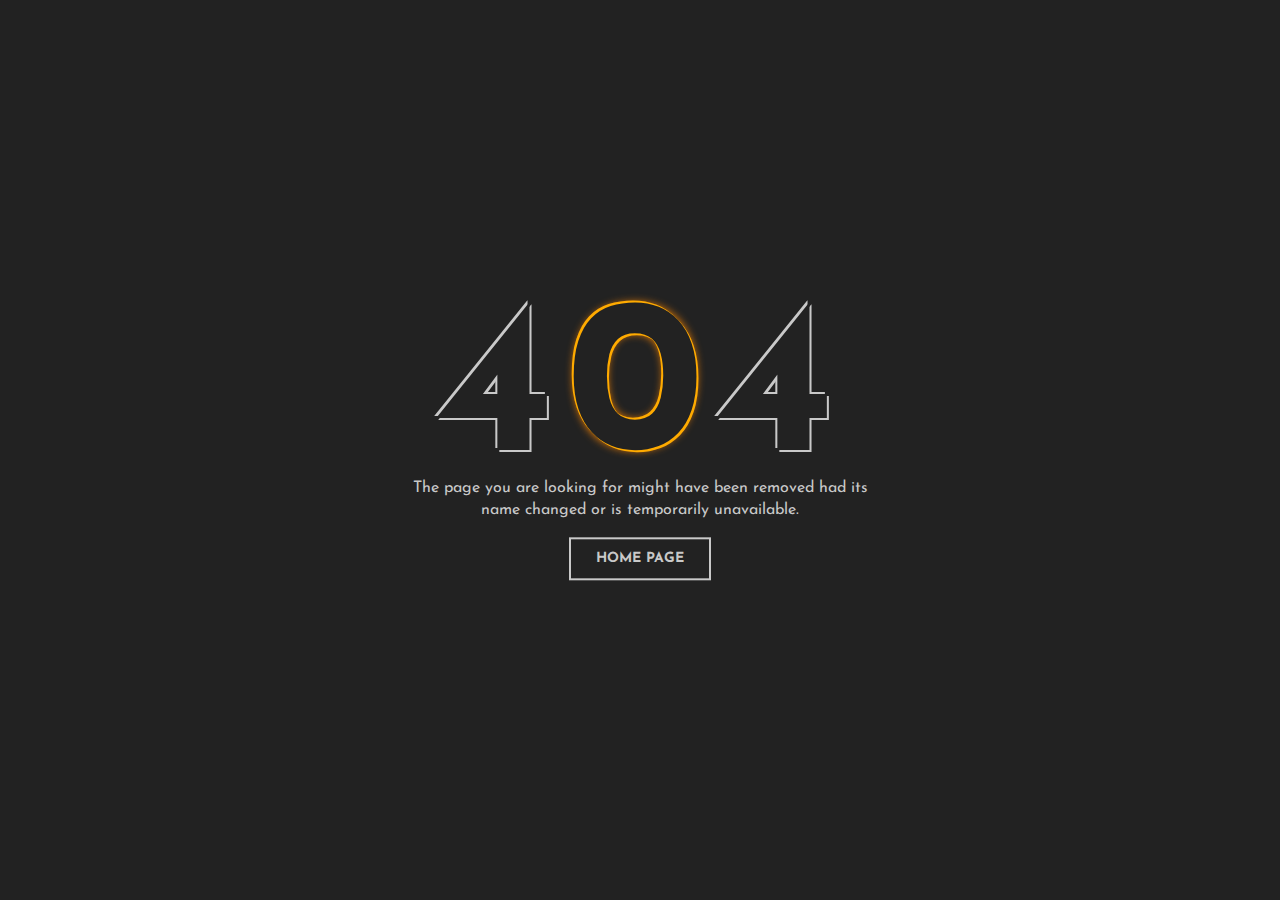
<file: error/index.html>
<!DOCTYPE html>
<html lang="en">

<head>
	<meta charset="utf-8">
	<meta http-equiv="X-UA-Compatible" content="IE=edge">
	<meta name="viewport" content="width=device-width, initial-scale=1">
	<!-- The above 3 meta tags *must* come first in the head; any other head content must come *after* these tags -->

	<title>404 HTML Template by Colorlib</title>

	<!-- Google font -->
	<link href="https://fonts.googleapis.com/css?family=Josefin+Sans:400,700" rel="stylesheet"> 

	<!-- Custom stlylesheet -->
	<link type="text/css" rel="stylesheet" href="css/style.css" />

	<!-- HTML5 shim and Respond.js for IE8 support of HTML5 elements and media queries -->
	<!-- WARNING: Respond.js doesn't work if you view the page via file:// -->
	<!--[if lt IE 9]>
		  <script src="https://oss.maxcdn.com/html5shiv/3.7.3/html5shiv.min.js"></script>
		  <script src="https://oss.maxcdn.com/respond/1.4.2/respond.min.js"></script>
		<![endif]-->

</head>

<body>

	<div id="notfound">
		<div class="notfound">
			<div class="notfound-404">
				<h1>4<span>0</span>4</h1>
			</div>
			<p>The page you are looking for might have been removed had its name changed or is temporarily unavailable.</p>
			<a href="#">home page</a>
		</div>
	</div>

</body><!-- This templates was made by Colorlib (https://colorlib.com) -->

</html>
</file>
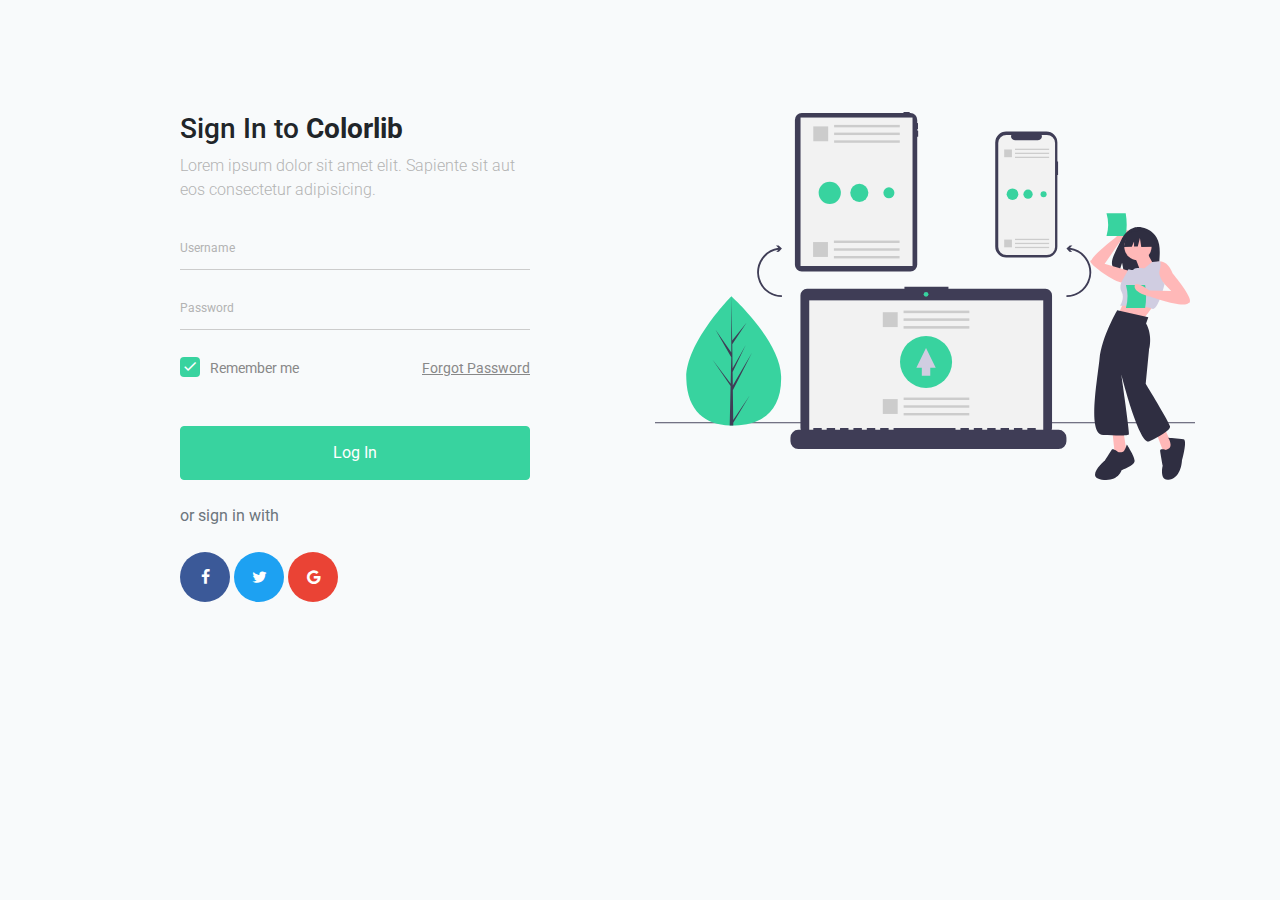
<file: login-form-08/index.html>
<!doctype html>
<html lang="en">
  <head>
    <!-- Required meta tags -->
    <meta charset="utf-8">
    <meta name="viewport" content="width=device-width, initial-scale=1, shrink-to-fit=no">
    <link href="https://fonts.googleapis.com/css?family=Roboto:300,400&display=swap" rel="stylesheet">

    <link rel="stylesheet" href="fonts/icomoon/style.css">

    <link rel="stylesheet" href="css/owl.carousel.min.css">

    <!-- Bootstrap CSS -->
    <link rel="stylesheet" href="css/bootstrap.min.css">
    
    <!-- Style -->
    <link rel="stylesheet" href="css/style.css">

    <title>Login #8</title>
  </head>
  <body>
  
  <div class="content">
    <div class="container">
      <div class="row">
        <div class="col-md-6 order-md-2">
          <img src="images/undraw_file_sync_ot38.svg" alt="Image" class="img-fluid">
        </div>
        <div class="col-md-6 contents">
          <div class="row justify-content-center">
            <div class="col-md-8">
              <div class="mb-4">
              <h3>Sign In to <strong>Colorlib</strong></h3>
              <p class="mb-4">Lorem ipsum dolor sit amet elit. Sapiente sit aut eos consectetur adipisicing.</p>
            </div>
            <form action="#" method="post">
              <div class="form-group first">
                <label for="username">Username</label>
                <input type="text" class="form-control" id="username">

              </div>
              <div class="form-group last mb-4">
                <label for="password">Password</label>
                <input type="password" class="form-control" id="password">
                
              </div>
              
              <div class="d-flex mb-5 align-items-center">
                <label class="control control--checkbox mb-0"><span class="caption">Remember me</span>
                  <input type="checkbox" checked="checked"/>
                  <div class="control__indicator"></div>
                </label>
                <span class="ml-auto"><a href="#" class="forgot-pass">Forgot Password</a></span> 
              </div>

              <input type="submit" value="Log In" class="btn text-white btn-block btn-primary">

              <span class="d-block text-left my-4 text-muted"> or sign in with</span>
              
              <div class="social-login">
                <a href="#" class="facebook">
                  <span class="icon-facebook mr-3"></span> 
                </a>
                <a href="#" class="twitter">
                  <span class="icon-twitter mr-3"></span> 
                </a>
                <a href="#" class="google">
                  <span class="icon-google mr-3"></span> 
                </a>
              </div>
            </form>
            </div>
          </div>
          
        </div>
        
      </div>
    </div>
  </div>

  
    <script src="js/jquery-3.3.1.min.js"></script>
    <script src="js/popper.min.js"></script>
    <script src="js/bootstrap.min.js"></script>
    <script src="js/main.js"></script>
  </body>
</html>
</file>
<file: error/css/style.css>
* {
  -webkit-box-sizing: border-box;
          box-sizing: border-box;
}

body {
  padding: 0;
  margin: 0;
}

#notfound {
  position: relative;
  height: 100vh;
  background-color: #222;
}

#notfound .notfound {
  position: absolute;
  left: 50%;
  top: 50%;
  -webkit-transform: translate(-50%, -50%);
      -ms-transform: translate(-50%, -50%);
          transform: translate(-50%, -50%);
}

.notfound {
  max-width: 460px;
  width: 100%;
  text-align: center;
  line-height: 1.4;
}

.notfound .notfound-404 {
  height: 158px;
  line-height: 153px;
}

.notfound .notfound-404 h1 {
  font-family: 'Josefin Sans', sans-serif;
  color: #222;
  font-size: 220px;
  letter-spacing: 10px;
  margin: 0px;
  font-weight: 700;
  text-shadow: 2px 2px 0px #c9c9c9, -2px -2px 0px #c9c9c9;
}

.notfound .notfound-404 h1>span {
  text-shadow: 2px 2px 0px #ffab00, -2px -2px 0px #ffab00, 0px 0px 8px #ff8700;
}

.notfound p {
  font-family: 'Josefin Sans', sans-serif;
  color: #c9c9c9;
  font-size: 16px;
  font-weight: 400;
  margin-top: 0px;
  margin-bottom: 15px;
}

.notfound a {
  font-family: 'Josefin Sans', sans-serif;
  font-size: 14px;
  text-decoration: none;
  text-transform: uppercase;
  background: transparent;
  color: #c9c9c9;
  border: 2px solid #c9c9c9;
  display: inline-block;
  padding: 10px 25px;
  font-weight: 700;
  -webkit-transition: 0.2s all;
  transition: 0.2s all;
}

.notfound a:hover {
  color: #ffab00;
  border-color: #ffab00;
}

@media only screen and (max-width: 480px) {
  .notfound .notfound-404 {
    height: 122px;
    line-height: 122px;
  }

  .notfound .notfound-404 h1 {
      font-size: 122px;
  }
}
</file>
<file: login-form-08/fonts/icomoon/style.css>
@font-face {
  font-family: 'icomoon';
  src:  url('fonts/icomoon.eot?10si43');
  src:  url('fonts/icomoon.eot?10si43#iefix') format('embedded-opentype'),
    url('fonts/icomoon.ttf?10si43') format('truetype'),
    url('fonts/icomoon.woff?10si43') format('woff'),
    url('fonts/icomoon.svg?10si43#icomoon') format('svg');
  font-weight: normal;
  font-style: normal;
}

[class^="icon-"], [class*=" icon-"] {
  /* use !important to prevent issues with browser extensions that change fonts */
  font-family: 'icomoon' !important;
  speak: none;
  font-style: normal;
  font-weight: normal;
  font-variant: normal;
  text-transform: none;
  line-height: 1;

  /* Better Font Rendering =========== */
  -webkit-font-smoothing: antialiased;
  -moz-osx-font-smoothing: grayscale;
}

.icon-asterisk:before {
  content: "\f069";
}
.icon-plus:before {
  content: "\f067";
}
.icon-question:before {
  content: "\f128";
}
.icon-minus:before {
  content: "\f068";
}
.icon-glass:before {
  content: "\f000";
}
.icon-music:before {
  content: "\f001";
}
.icon-search:before {
  content: "\f002";
}
.icon-envelope-o:before {
  content: "\f003";
}
.icon-heart:before {
  content: "\f004";
}
.icon-star:before {
  content: "\f005";
}
.icon-star-o:before {
  content: "\f006";
}
.icon-user:before {
  content: "\f007";
}
.icon-film:before {
  content: "\f008";
}
.icon-th-large:before {
  content: "\f009";
}
.icon-th:before {
  content: "\f00a";
}
.icon-th-list:before {
  content: "\f00b";
}
.icon-check:before {
  content: "\f00c";
}
.icon-close:before {
  content: "\f00d";
}
.icon-remove:before {
  content: "\f00d";
}
.icon-times:before {
  content: "\f00d";
}
.icon-search-plus:before {
  content: "\f00e";
}
.icon-search-minus:before {
  content: "\f010";
}
.icon-power-off:before {
  content: "\f011";
}
.icon-signal:before {
  content: "\f012";
}
.icon-cog:before {
  content: "\f013";
}
.icon-gear:before {
  content: "\f013";
}
.icon-trash-o:before {
  content: "\f014";
}
.icon-home:before {
  content: "\f015";
}
.icon-file-o:before {
  content: "\f016";
}
.icon-clock-o:before {
  content: "\f017";
}
.icon-road:before {
  content: "\f018";
}
.icon-download:before {
  content: "\f019";
}
.icon-arrow-circle-o-down:before {
  content: "\f01a";
}
.icon-arrow-circle-o-up:before {
  content: "\f01b";
}
.icon-inbox:before {
  content: "\f01c";
}
.icon-play-circle-o:before {
  content: "\f01d";
}
.icon-repeat:before {
  content: "\f01e";
}
.icon-rotate-right:before {
  content: "\f01e";
}
.icon-refresh:before {
  content: "\f021";
}
.icon-list-alt:before {
  content: "\f022";
}
.icon-lock:before {
  content: "\f023";
}
.icon-flag:before {
  content: "\f024";
}
.icon-headphones:before {
  content: "\f025";
}
.icon-volume-off:before {
  content: "\f026";
}
.icon-volume-down:before {
  content: "\f027";
}
.icon-volume-up:before {
  content: "\f028";
}
.icon-qrcode:before {
  content: "\f029";
}
.icon-barcode:before {
  content: "\f02a";
}
.icon-tag:before {
  content: "\f02b";
}
.icon-tags:before {
  content: "\f02c";
}
.icon-book:before {
  content: "\f02d";
}
.icon-bookmark:before {
  content: "\f02e";
}
.icon-print:before {
  content: "\f02f";
}
.icon-camera:before {
  content: "\f030";
}
.icon-font:before {
  content: "\f031";
}
.icon-bold:before {
  content: "\f032";
}
.icon-italic:before {
  content: "\f033";
}
.icon-text-height:before {
  content: "\f034";
}
.icon-text-width:before {
  content: "\f035";
}
.icon-align-left:before {
  content: "\f036";
}
.icon-align-center:before {
  content: "\f037";
}
.icon-align-right:before {
  content: "\f038";
}
.icon-align-justify:before {
  content: "\f039";
}
.icon-list:before {
  content: "\f03a";
}
.icon-dedent:before {
  content: "\f03b";
}
.icon-outdent:before {
  content: "\f03b";
}
.icon-indent:before {
  content: "\f03c";
}
.icon-video-camera:before {
  content: "\f03d";
}
.icon-image:before {
  content: "\f03e";
}
.icon-photo:before {
  content: "\f03e";
}
.icon-picture-o:before {
  content: "\f03e";
}
.icon-pencil:before {
  content: "\f040";
}
.icon-map-marker:before {
  content: "\f041";
}
.icon-adjust:before {
  content: "\f042";
}
.icon-tint:before {
  content: "\f043";
}
.icon-edit:before {
  content: "\f044";
}
.icon-pencil-square-o:before {
  content: "\f044";
}
.icon-share-square-o:before {
  content: "\f045";
}
.icon-check-square-o:before {
  content: "\f046";
}
.icon-arrows:before {
  content: "\f047";
}
.icon-step-backward:before {
  content: "\f048";
}
.icon-fast-backward:before {
  content: "\f049";
}
.icon-backward:before {
  content: "\f04a";
}
.icon-play:before {
  content: "\f04b";
}
.icon-pause:before {
  content: "\f04c";
}
.icon-stop:before {
  content: "\f04d";
}
.icon-forward:before {
  content: "\f04e";
}
.icon-fast-forward:before {
  content: "\f050";
}
.icon-step-forward:before {
  content: "\f051";
}
.icon-eject:before {
  content: "\f052";
}
.icon-chevron-left:before {
  content: "\f053";
}
.icon-chevron-right:before {
  content: "\f054";
}
.icon-plus-circle:before {
  content: "\f055";
}
.icon-minus-circle:before {
  content: "\f056";
}
.icon-times-circle:before {
  content: "\f057";
}
.icon-check-circle:before {
  content: "\f058";
}
.icon-question-circle:before {
  content: "\f059";
}
.icon-info-circle:before {
  content: "\f05a";
}
.icon-crosshairs:before {
  content: "\f05b";
}
.icon-times-circle-o:before {
  content: "\f05c";
}
.icon-check-circle-o:before {
  content: "\f05d";
}
.icon-ban:before {
  content: "\f05e";
}
.icon-arrow-left:before {
  content: "\f060";
}
.icon-arrow-right:before {
  content: "\f061";
}
.icon-arrow-up:before {
  content: "\f062";
}
.icon-arrow-down:before {
  content: "\f063";
}
.icon-mail-forward:before {
  content: "\f064";
}
.icon-share:before {
  content: "\f064";
}
.icon-expand:before {
  content: "\f065";
}
.icon-compress:before {
  content: "\f066";
}
.icon-exclamation-circle:before {
  content: "\f06a";
}
.icon-gift:before {
  content: "\f06b";
}
.icon-leaf:before {
  content: "\f06c";
}
.icon-fire:before {
  content: "\f06d";
}
.icon-eye:before {
  content: "\f06e";
}
.icon-eye-slash:before {
  content: "\f070";
}
.icon-exclamation-triangle:before {
  content: "\f071";
}
.icon-warning:before {
  content: "\f071";
}
.icon-plane:before {
  content: "\f072";
}
.icon-calendar:before {
  content: "\f073";
}
.icon-random:before {
  content: "\f074";
}
.icon-comment:before {
  content: "\f075";
}
.icon-magnet:before {
  content: "\f076";
}
.icon-chevron-up:before {
  content: "\f077";
}
.icon-chevron-down:before {
  content: "\f078";
}
.icon-retweet:before {
  content: "\f079";
}
.icon-shopping-cart:before {
  content: "\f07a";
}
.icon-folder:before {
  content: "\f07b";
}
.icon-folder-open:before {
  content: "\f07c";
}
.icon-arrows-v:before {
  content: "\f07d";
}
.icon-arrows-h:before {
  content: "\f07e";
}
.icon-bar-chart:before {
  content: "\f080";
}
.icon-bar-chart-o:before {
  content: "\f080";
}
.icon-twitter-square:before {
  content: "\f081";
}
.icon-facebook-square:before {
  content: "\f082";
}
.icon-camera-retro:before {
  content: "\f083";
}
.icon-key:before {
  content: "\f084";
}
.icon-cogs:before {
  content: "\f085";
}
.icon-gears:before {
  content: "\f085";
}
.icon-comments:before {
  content: "\f086";
}
.icon-thumbs-o-up:before {
  content: "\f087";
}
.icon-thumbs-o-down:before {
  content: "\f088";
}
.icon-star-half:before {
  content: "\f089";
}
.icon-heart-o:before {
  content: "\f08a";
}
.icon-sign-out:before {
  content: "\f08b";
}
.icon-linkedin-square:before {
  content: "\f08c";
}
.icon-thumb-tack:before {
  content: "\f08d";
}
.icon-external-link:before {
  content: "\f08e";
}
.icon-sign-in:before {
  content: "\f090";
}
.icon-trophy:before {
  content: "\f091";
}
.icon-github-square:before {
  content: "\f092";
}
.icon-upload:before {
  content: "\f093";
}
.icon-lemon-o:before {
  content: "\f094";
}
.icon-phone:before {
  content: "\f095";
}
.icon-square-o:before {
  content: "\f096";
}
.icon-bookmark-o:before {
  content: "\f097";
}
.icon-phone-square:before {
  content: "\f098";
}
.icon-twitter:before {
  content: "\f099";
}
.icon-facebook:before {
  content: "\f09a";
}
.icon-facebook-f:before {
  content: "\f09a";
}
.icon-github:before {
  content: "\f09b";
}
.icon-unlock:before {
  content: "\f09c";
}
.icon-credit-card:before {
  content: "\f09d";
}
.icon-feed:before {
  content: "\f09e";
}
.icon-rss:before {
  content: "\f09e";
}
.icon-hdd-o:before {
  content: "\f0a0";
}
.icon-bullhorn:before {
  content: "\f0a1";
}
.icon-bell-o:before {
  content: "\f0a2";
}
.icon-certificate:before {
  content: "\f0a3";
}
.icon-hand-o-right:before {
  content: "\f0a4";
}
.icon-hand-o-left:before {
  content: "\f0a5";
}
.icon-hand-o-up:before {
  content: "\f0a6";
}
.icon-hand-o-down:before {
  content: "\f0a7";
}
.icon-arrow-circle-left:before {
  content: "\f0a8";
}
.icon-arrow-circle-right:before {
  content: "\f0a9";
}
.icon-arrow-circle-up:before {
  content: "\f0aa";
}
.icon-arrow-circle-down:before {
  content: "\f0ab";
}
.icon-globe:before {
  content: "\f0ac";
}
.icon-wrench:before {
  content: "\f0ad";
}
.icon-tasks:before {
  content: "\f0ae";
}
.icon-filter:before {
  content: "\f0b0";
}
.icon-briefcase:before {
  content: "\f0b1";
}
.icon-arrows-alt:before {
  content: "\f0b2";
}
.icon-group:before {
  content: "\f0c0";
}
.icon-users:before {
  content: "\f0c0";
}
.icon-chain:before {
  content: "\f0c1";
}
.icon-link:before {
  content: "\f0c1";
}
.icon-cloud:before {
  content: "\f0c2";
}
.icon-flask:before {
  content: "\f0c3";
}
.icon-cut:before {
  content: "\f0c4";
}
.icon-scissors:before {
  content: "\f0c4";
}
.icon-copy:before {
  content: "\f0c5";
}
.icon-files-o:before {
  content: "\f0c5";
}
.icon-paperclip:before {
  content: "\f0c6";
}
.icon-floppy-o:before {
  content: "\f0c7";
}
.icon-save:before {
  content: "\f0c7";
}
.icon-square:before {
  content: "\f0c8";
}
.icon-bars:before {
  content: "\f0c9";
}
.icon-navicon:before {
  content: "\f0c9";
}
.icon-reorder:before {
  content: "\f0c9";
}
.icon-list-ul:before {
  content: "\f0ca";
}
.icon-list-ol:before {
  content: "\f0cb";
}
.icon-strikethrough:before {
  content: "\f0cc";
}
.icon-underline:before {
  content: "\f0cd";
}
.icon-table:before {
  content: "\f0ce";
}
.icon-magic:before {
  content: "\f0d0";
}
.icon-truck:before {
  content: "\f0d1";
}
.icon-pinterest:before {
  content: "\f0d2";
}
.icon-pinterest-square:before {
  content: "\f0d3";
}
.icon-google-plus-square:before {
  content: "\f0d4";
}
.icon-google-plus:before {
  content: "\f0d5";
}
.icon-money:before {
  content: "\f0d6";
}
.icon-caret-down:before {
  content: "\f0d7";
}
.icon-caret-up:before {
  content: "\f0d8";
}
.icon-caret-left:before {
  content: "\f0d9";
}
.icon-caret-right:before {
  content: "\f0da";
}
.icon-columns:before {
  content: "\f0db";
}
.icon-sort:before {
  content: "\f0dc";
}
.icon-unsorted:before {
  content: "\f0dc";
}
.icon-sort-desc:before {
  content: "\f0dd";
}
.icon-sort-down:before {
  content: "\f0dd";
}
.icon-sort-asc:before {
  content: "\f0de";
}
.icon-sort-up:before {
  content: "\f0de";
}
.icon-envelope:before {
  content: "\f0e0";
}
.icon-linkedin:before {
  content: "\f0e1";
}
.icon-rotate-left:before {
  content: "\f0e2";
}
.icon-undo:before {
  content: "\f0e2";
}
.icon-gavel:before {
  content: "\f0e3";
}
.icon-legal:before {
  content: "\f0e3";
}
.icon-dashboard:before {
  content: "\f0e4";
}
.icon-tachometer:before {
  content: "\f0e4";
}
.icon-comment-o:before {
  content: "\f0e5";
}
.icon-comments-o:before {
  content: "\f0e6";
}
.icon-bolt:before {
  content: "\f0e7";
}
.icon-flash:before {
  content: "\f0e7";
}
.icon-sitemap:before {
  content: "\f0e8";
}
.icon-umbrella:before {
  content: "\f0e9";
}
.icon-clipboard:before {
  content: "\f0ea";
}
.icon-paste:before {
  content: "\f0ea";
}
.icon-lightbulb-o:before {
  content: "\f0eb";
}
.icon-exchange:before {
  content: "\f0ec";
}
.icon-cloud-download:before {
  content: "\f0ed";
}
.icon-cloud-upload:before {
  content: "\f0ee";
}
.icon-user-md:before {
  content: "\f0f0";
}
.icon-stethoscope:before {
  content: "\f0f1";
}
.icon-suitcase:before {
  content: "\f0f2";
}
.icon-bell:before {
  content: "\f0f3";
}
.icon-coffee:before {
  content: "\f0f4";
}
.icon-cutlery:before {
  content: "\f0f5";
}
.icon-file-text-o:before {
  content: "\f0f6";
}
.icon-building-o:before {
  content: "\f0f7";
}
.icon-hospital-o:before {
  content: "\f0f8";
}
.icon-ambulance:before {
  content: "\f0f9";
}
.icon-medkit:before {
  content: "\f0fa";
}
.icon-fighter-jet:before {
  content: "\f0fb";
}
.icon-beer:before {
  content: "\f0fc";
}
.icon-h-square:before {
  content: "\f0fd";
}
.icon-plus-square:before {
  content: "\f0fe";
}
.icon-angle-double-left:before {
  content: "\f100";
}
.icon-angle-double-right:before {
  content: "\f101";
}
.icon-angle-double-up:before {
  content: "\f102";
}
.icon-angle-double-down:before {
  content: "\f103";
}
.icon-angle-left:before {
  content: "\f104";
}
.icon-angle-right:before {
  content: "\f105";
}
.icon-angle-up:before {
  content: "\f106";
}
.icon-angle-down:before {
  content: "\f107";
}
.icon-desktop:before {
  content: "\f108";
}
.icon-laptop:before {
  content: "\f109";
}
.icon-tablet:before {
  content: "\f10a";
}
.icon-mobile:before {
  content: "\f10b";
}
.icon-mobile-phone:before {
  content: "\f10b";
}
.icon-circle-o:before {
  content: "\f10c";
}
.icon-quote-left:before {
  content: "\f10d";
}
.icon-quote-right:before {
  content: "\f10e";
}
.icon-spinner:before {
  content: "\f110";
}
.icon-circle:before {
  content: "\f111";
}
.icon-mail-reply:before {
  content: "\f112";
}
.icon-reply:before {
  content: "\f112";
}
.icon-github-alt:before {
  content: "\f113";
}
.icon-folder-o:before {
  content: "\f114";
}
.icon-folder-open-o:before {
  content: "\f115";
}
.icon-smile-o:before {
  content: "\f118";
}
.icon-frown-o:before {
  content: "\f119";
}
.icon-meh-o:before {
  content: "\f11a";
}
.icon-gamepad:before {
  content: "\f11b";
}
.icon-keyboard-o:before {
  content: "\f11c";
}
.icon-flag-o:before {
  content: "\f11d";
}
.icon-flag-checkered:before {
  content: "\f11e";
}
.icon-terminal:before {
  content: "\f120";
}
.icon-code:before {
  content: "\f121";
}
.icon-mail-reply-all:before {
  content: "\f122";
}
.icon-reply-all:before {
  content: "\f122";
}
.icon-star-half-empty:before {
  content: "\f123";
}
.icon-star-half-full:before {
  content: "\f123";
}
.icon-star-half-o:before {
  content: "\f123";
}
.icon-location-arrow:before {
  content: "\f124";
}
.icon-crop:before {
  content: "\f125";
}
.icon-code-fork:before {
  content: "\f126";
}
.icon-chain-broken:before {
  content: "\f127";
}
.icon-unlink:before {
  content: "\f127";
}
.icon-info:before {
  content: "\f129";
}
.icon-exclamation:before {
  content: "\f12a";
}
.icon-superscript:before {
  content: "\f12b";
}
.icon-subscript:before {
  content: "\f12c";
}
.icon-eraser:before {
  content: "\f12d";
}
.icon-puzzle-piece:before {
  content: "\f12e";
}
.icon-microphone:before {
  content: "\f130";
}
.icon-microphone-slash:before {
  content: "\f131";
}
.icon-shield:before {
  content: "\f132";
}
.icon-calendar-o:before {
  content: "\f133";
}
.icon-fire-extinguisher:before {
  content: "\f134";
}
.icon-rocket:before {
  content: "\f135";
}
.icon-maxcdn:before {
  content: "\f136";
}
.icon-chevron-circle-left:before {
  content: "\f137";
}
.icon-chevron-circle-right:before {
  content: "\f138";
}
.icon-chevron-circle-up:before {
  content: "\f139";
}
.icon-chevron-circle-down:before {
  content: "\f13a";
}
.icon-html5:before {
  content: "\f13b";
}
.icon-css3:before {
  content: "\f13c";
}
.icon-anchor:before {
  content: "\f13d";
}
.icon-unlock-alt:before {
  content: "\f13e";
}
.icon-bullseye:before {
  content: "\f140";
}
.icon-ellipsis-h:before {
  content: "\f141";
}
.icon-ellipsis-v:before {
  content: "\f142";
}
.icon-rss-square:before {
  content: "\f143";
}
.icon-play-circle:before {
  content: "\f144";
}
.icon-ticket:before {
  content: "\f145";
}
.icon-minus-square:before {
  content: "\f146";
}
.icon-minus-square-o:before {
  content: "\f147";
}
.icon-level-up:before {
  content: "\f148";
}
.icon-level-down:before {
  content: "\f149";
}
.icon-check-square:before {
  content: "\f14a";
}
.icon-pencil-square:before {
  content: "\f14b";
}
.icon-external-link-square:before {
  content: "\f14c";
}
.icon-share-square:before {
  content: "\f14d";
}
.icon-compass:before {
  content: "\f14e";
}
.icon-caret-square-o-down:before {
  content: "\f150";
}
.icon-toggle-down:before {
  content: "\f150";
}
.icon-caret-square-o-up:before {
  content: "\f151";
}
.icon-toggle-up:before {
  content: "\f151";
}
.icon-caret-square-o-right:before {
  content: "\f152";
}
.icon-toggle-right:before {
  content: "\f152";
}
.icon-eur:before {
  content: "\f153";
}
.icon-euro:before {
  content: "\f153";
}
.icon-gbp:before {
  content: "\f154";
}
.icon-dollar:before {
  content: "\f155";
}
.icon-usd:before {
  content: "\f155";
}
.icon-inr:before {
  content: "\f156";
}
.icon-rupee:before {
  content: "\f156";
}
.icon-cny:before {
  content: "\f157";
}
.icon-jpy:before {
  content: "\f157";
}
.icon-rmb:before {
  content: "\f157";
}
.icon-yen:before {
  content: "\f157";
}
.icon-rouble:before {
  content: "\f158";
}
.icon-rub:before {
  content: "\f158";
}
.icon-ruble:before {
  content: "\f158";
}
.icon-krw:before {
  content: "\f159";
}
.icon-won:before {
  content: "\f159";
}
.icon-bitcoin:before {
  content: "\f15a";
}
.icon-btc:before {
  content: "\f15a";
}
.icon-file:before {
  content: "\f15b";
}
.icon-file-text:before {
  content: "\f15c";
}
.icon-sort-alpha-asc:before {
  content: "\f15d";
}
.icon-sort-alpha-desc:before {
  content: "\f15e";
}
.icon-sort-amount-asc:before {
  content: "\f160";
}
.icon-sort-amount-desc:before {
  content: "\f161";
}
.icon-sort-numeric-asc:before {
  content: "\f162";
}
.icon-sort-numeric-desc:before {
  content: "\f163";
}
.icon-thumbs-up:before {
  content: "\f164";
}
.icon-thumbs-down:before {
  content: "\f165";
}
.icon-youtube-square:before {
  content: "\f166";
}
.icon-youtube:before {
  content: "\f167";
}
.icon-xing:before {
  content: "\f168";
}
.icon-xing-square:before {
  content: "\f169";
}
.icon-youtube-play:before {
  content: "\f16a";
}
.icon-dropbox:before {
  content: "\f16b";
}
.icon-stack-overflow:before {
  content: "\f16c";
}
.icon-instagram:before {
  content: "\f16d";
}
.icon-flickr:before {
  content: "\f16e";
}
.icon-adn:before {
  content: "\f170";
}
.icon-bitbucket:before {
  content: "\f171";
}
.icon-bitbucket-square:before {
  content: "\f172";
}
.icon-tumblr:before {
  content: "\f173";
}
.icon-tumblr-square:before {
  content: "\f174";
}
.icon-long-arrow-down:before {
  content: "\f175";
}
.icon-long-arrow-up:before {
  content: "\f176";
}
.icon-long-arrow-left:before {
  content: "\f177";
}
.icon-long-arrow-right:before {
  content: "\f178";
}
.icon-apple:before {
  content: "\f179";
}
.icon-windows:before {
  content: "\f17a";
}
.icon-android:before {
  content: "\f17b";
}
.icon-linux:before {
  content: "\f17c";
}
.icon-dribbble:before {
  content: "\f17d";
}
.icon-skype:before {
  content: "\f17e";
}
.icon-foursquare:before {
  content: "\f180";
}
.icon-trello:before {
  content: "\f181";
}
.icon-female:before {
  content: "\f182";
}
.icon-male:before {
  content: "\f183";
}
.icon-gittip:before {
  content: "\f184";
}
.icon-gratipay:before {
  content: "\f184";
}
.icon-sun-o:before {
  content: "\f185";
}
.icon-moon-o:before {
  content: "\f186";
}
.icon-archive:before {
  content: "\f187";
}
.icon-bug:before {
  content: "\f188";
}
.icon-vk:before {
  content: "\f189";
}
.icon-weibo:before {
  content: "\f18a";
}
.icon-renren:before {
  content: "\f18b";
}
.icon-pagelines:before {
  content: "\f18c";
}
.icon-stack-exchange:before {
  content: "\f18d";
}
.icon-arrow-circle-o-right:before {
  content: "\f18e";
}
.icon-arrow-circle-o-left:before {
  content: "\f190";
}
.icon-caret-square-o-left:before {
  content: "\f191";
}
.icon-toggle-left:before {
  content: "\f191";
}
.icon-dot-circle-o:before {
  content: "\f192";
}
.icon-wheelchair:before {
  content: "\f193";
}
.icon-vimeo-square:before {
  content: "\f194";
}
.icon-try:before {
  content: "\f195";
}
.icon-turkish-lira:before {
  content: "\f195";
}
.icon-plus-square-o:before {
  content: "\f196";
}
.icon-space-shuttle:before {
  content: "\f197";
}
.icon-slack:before {
  content: "\f198";
}
.icon-envelope-square:before {
  content: "\f199";
}
.icon-wordpress:before {
  content: "\f19a";
}
.icon-openid:before {
  content: "\f19b";
}
.icon-bank:before {
  content: "\f19c";
}
.icon-institution:before {
  content: "\f19c";
}
.icon-university:before {
  content: "\f19c";
}
.icon-graduation-cap:before {
  content: "\f19d";
}
.icon-mortar-board:before {
  content: "\f19d";
}
.icon-yahoo:before {
  content: "\f19e";
}
.icon-google:before {
  content: "\f1a0";
}
.icon-reddit:before {
  content: "\f1a1";
}
.icon-reddit-square:before {
  content: "\f1a2";
}
.icon-stumbleupon-circle:before {
  content: "\f1a3";
}
.icon-stumbleupon:before {
  content: "\f1a4";
}
.icon-delicious:before {
  content: "\f1a5";
}
.icon-digg:before {
  content: "\f1a6";
}
.icon-pied-piper-pp:before {
  content: "\f1a7";
}
.icon-pied-piper-alt:before {
  content: "\f1a8";
}
.icon-drupal:before {
  content: "\f1a9";
}
.icon-joomla:before {
  content: "\f1aa";
}
.icon-language:before {
  content: "\f1ab";
}
.icon-fax:before {
  content: "\f1ac";
}
.icon-building:before {
  content: "\f1ad";
}
.icon-child:before {
  content: "\f1ae";
}
.icon-paw:before {
  content: "\f1b0";
}
.icon-spoon:before {
  content: "\f1b1";
}
.icon-cube:before {
  content: "\f1b2";
}
.icon-cubes:before {
  content: "\f1b3";
}
.icon-behance:before {
  content: "\f1b4";
}
.icon-behance-square:before {
  content: "\f1b5";
}
.icon-steam:before {
  content: "\f1b6";
}
.icon-steam-square:before {
  content: "\f1b7";
}
.icon-recycle:before {
  content: "\f1b8";
}
.icon-automobile:before {
  content: "\f1b9";
}
.icon-car:before {
  content: "\f1b9";
}
.icon-cab:before {
  content: "\f1ba";
}
.icon-taxi:before {
  content: "\f1ba";
}
.icon-tree:before {
  content: "\f1bb";
}
.icon-spotify:before {
  content: "\f1bc";
}
.icon-deviantart:before {
  content: "\f1bd";
}
.icon-soundcloud:before {
  content: "\f1be";
}
.icon-database:before {
  content: "\f1c0";
}
.icon-file-pdf-o:before {
  content: "\f1c1";
}
.icon-file-word-o:before {
  content: "\f1c2";
}
.icon-file-excel-o:before {
  content: "\f1c3";
}
.icon-file-powerpoint-o:before {
  content: "\f1c4";
}
.icon-file-image-o:before {
  content: "\f1c5";
}
.icon-file-photo-o:before {
  content: "\f1c5";
}
.icon-file-picture-o:before {
  content: "\f1c5";
}
.icon-file-archive-o:before {
  content: "\f1c6";
}
.icon-file-zip-o:before {
  content: "\f1c6";
}
.icon-file-audio-o:before {
  content: "\f1c7";
}
.icon-file-sound-o:before {
  content: "\f1c7";
}
.icon-file-movie-o:before {
  content: "\f1c8";
}
.icon-file-video-o:before {
  content: "\f1c8";
}
.icon-file-code-o:before {
  content: "\f1c9";
}
.icon-vine:before {
  content: "\f1ca";
}
.icon-codepen:before {
  content: "\f1cb";
}
.icon-jsfiddle:before {
  content: "\f1cc";
}
.icon-life-bouy:before {
  content: "\f1cd";
}
.icon-life-buoy:before {
  content: "\f1cd";
}
.icon-life-ring:before {
  content: "\f1cd";
}
.icon-life-saver:before {
  content: "\f1cd";
}
.icon-support:before {
  content: "\f1cd";
}
.icon-circle-o-notch:before {
  content: "\f1ce";
}
.icon-ra:before {
  content: "\f1d0";
}
.icon-rebel:before {
  content: "\f1d0";
}
.icon-resistance:before {
  content: "\f1d0";
}
.icon-empire:before {
  content: "\f1d1";
}
.icon-ge:before {
  content: "\f1d1";
}
.icon-git-square:before {
  content: "\f1d2";
}
.icon-git:before {
  content: "\f1d3";
}
.icon-hacker-news:before {
  content: "\f1d4";
}
.icon-y-combinator-square:before {
  content: "\f1d4";
}
.icon-yc-square:before {
  content: "\f1d4";
}
.icon-tencent-weibo:before {
  content: "\f1d5";
}
.icon-qq:before {
  content: "\f1d6";
}
.icon-wechat:before {
  content: "\f1d7";
}
.icon-weixin:before {
  content: "\f1d7";
}
.icon-paper-plane:before {
  content: "\f1d8";
}
.icon-send:before {
  content: "\f1d8";
}
.icon-paper-plane-o:before {
  content: "\f1d9";
}
.icon-send-o:before {
  content: "\f1d9";
}
.icon-history:before {
  content: "\f1da";
}
.icon-circle-thin:before {
  content: "\f1db";
}
.icon-header:before {
  content: "\f1dc";
}
.icon-paragraph:before {
  content: "\f1dd";
}
.icon-sliders:before {
  content: "\f1de";
}
.icon-share-alt:before {
  content: "\f1e0";
}
.icon-share-alt-square:before {
  content: "\f1e1";
}
.icon-bomb:before {
  content: "\f1e2";
}
.icon-futbol-o:before {
  content: "\f1e3";
}
.icon-soccer-ball-o:before {
  content: "\f1e3";
}
.icon-tty:before {
  content: "\f1e4";
}
.icon-binoculars:before {
  content: "\f1e5";
}
.icon-plug:before {
  content: "\f1e6";
}
.icon-slideshare:before {
  content: "\f1e7";
}
.icon-twitch:before {
  content: "\f1e8";
}
.icon-yelp:before {
  content: "\f1e9";
}
.icon-newspaper-o:before {
  content: "\f1ea";
}
.icon-wifi:before {
  content: "\f1eb";
}
.icon-calculator:before {
  content: "\f1ec";
}
.icon-paypal:before {
  content: "\f1ed";
}
.icon-google-wallet:before {
  content: "\f1ee";
}
.icon-cc-visa:before {
  content: "\f1f0";
}
.icon-cc-mastercard:before {
  content: "\f1f1";
}
.icon-cc-discover:before {
  content: "\f1f2";
}
.icon-cc-amex:before {
  content: "\f1f3";
}
.icon-cc-paypal:before {
  content: "\f1f4";
}
.icon-cc-stripe:before {
  content: "\f1f5";
}
.icon-bell-slash:before {
  content: "\f1f6";
}
.icon-bell-slash-o:before {
  content: "\f1f7";
}
.icon-trash:before {
  content: "\f1f8";
}
.icon-copyright:before {
  content: "\f1f9";
}
.icon-at:before {
  content: "\f1fa";
}
.icon-eyedropper:before {
  content: "\f1fb";
}
.icon-paint-brush:before {
  content: "\f1fc";
}
.icon-birthday-cake:before {
  content: "\f1fd";
}
.icon-area-chart:before {
  content: "\f1fe";
}
.icon-pie-chart:before {
  content: "\f200";
}
.icon-line-chart:before {
  content: "\f201";
}
.icon-lastfm:before {
  content: "\f202";
}
.icon-lastfm-square:before {
  content: "\f203";
}
.icon-toggle-off:before {
  content: "\f204";
}
.icon-toggle-on:before {
  content: "\f205";
}
.icon-bicycle:before {
  content: "\f206";
}
.icon-bus:before {
  content: "\f207";
}
.icon-ioxhost:before {
  content: "\f208";
}
.icon-angellist:before {
  content: "\f209";
}
.icon-cc:before {
  content: "\f20a";
}
.icon-ils:before {
  content: "\f20b";
}
.icon-shekel:before {
  content: "\f20b";
}
.icon-sheqel:before {
  content: "\f20b";
}
.icon-meanpath:before {
  content: "\f20c";
}
.icon-buysellads:before {
  content: "\f20d";
}
.icon-connectdevelop:before {
  content: "\f20e";
}
.icon-dashcube:before {
  content: "\f210";
}
.icon-forumbee:before {
  content: "\f211";
}
.icon-leanpub:before {
  content: "\f212";
}
.icon-sellsy:before {
  content: "\f213";
}
.icon-shirtsinbulk:before {
  content: "\f214";
}
.icon-simplybuilt:before {
  content: "\f215";
}
.icon-skyatlas:before {
  content: "\f216";
}
.icon-cart-plus:before {
  content: "\f217";
}
.icon-cart-arrow-down:before {
  content: "\f218";
}
.icon-diamond:before {
  content: "\f219";
}
.icon-ship:before {
  content: "\f21a";
}
.icon-user-secret:before {
  content: "\f21b";
}
.icon-motorcycle:before {
  content: "\f21c";
}
.icon-street-view:before {
  content: "\f21d";
}
.icon-heartbeat:before {
  content: "\f21e";
}
.icon-venus:before {
  content: "\f221";
}
.icon-mars:before {
  content: "\f222";
}
.icon-mercury:before {
  content: "\f223";
}
.icon-intersex:before {
  content: "\f224";
}
.icon-transgender:before {
  content: "\f224";
}
.icon-transgender-alt:before {
  content: "\f225";
}
.icon-venus-double:before {
  content: "\f226";
}
.icon-mars-double:before {
  content: "\f227";
}
.icon-venus-mars:before {
  content: "\f228";
}
.icon-mars-stroke:before {
  content: "\f229";
}
.icon-mars-stroke-v:before {
  content: "\f22a";
}
.icon-mars-stroke-h:before {
  content: "\f22b";
}
.icon-neuter:before {
  content: "\f22c";
}
.icon-genderless:before {
  content: "\f22d";
}
.icon-facebook-official:before {
  content: "\f230";
}
.icon-pinterest-p:before {
  content: "\f231";
}
.icon-whatsapp:before {
  content: "\f232";
}
.icon-server:before {
  content: "\f233";
}
.icon-user-plus:before {
  content: "\f234";
}
.icon-user-times:before {
  content: "\f235";
}
.icon-bed:before {
  content: "\f236";
}
.icon-hotel:before {
  content: "\f236";
}
.icon-viacoin:before {
  content: "\f237";
}
.icon-train:before {
  content: "\f238";
}
.icon-subway:before {
  content: "\f239";
}
.icon-medium:before {
  content: "\f23a";
}
.icon-y-combinator:before {
  content: "\f23b";
}
.icon-yc:before {
  content: "\f23b";
}
.icon-optin-monster:before {
  content: "\f23c";
}
.icon-opencart:before {
  content: "\f23d";
}
.icon-expeditedssl:before {
  content: "\f23e";
}
.icon-battery:before {
  content: "\f240";
}
.icon-battery-4:before {
  content: "\f240";
}
.icon-battery-full:before {
  content: "\f240";
}
.icon-battery-3:before {
  content: "\f241";
}
.icon-battery-three-quarters:before {
  content: "\f241";
}
.icon-battery-2:before {
  content: "\f242";
}
.icon-battery-half:before {
  content: "\f242";
}
.icon-battery-1:before {
  content: "\f243";
}
.icon-battery-quarter:before {
  content: "\f243";
}
.icon-battery-0:before {
  content: "\f244";
}
.icon-battery-empty:before {
  content: "\f244";
}
.icon-mouse-pointer:before {
  content: "\f245";
}
.icon-i-cursor:before {
  content: "\f246";
}
.icon-object-group:before {
  content: "\f247";
}
.icon-object-ungroup:before {
  content: "\f248";
}
.icon-sticky-note:before {
  content: "\f249";
}
.icon-sticky-note-o:before {
  content: "\f24a";
}
.icon-cc-jcb:before {
  content: "\f24b";
}
.icon-cc-diners-club:before {
  content: "\f24c";
}
.icon-clone:before {
  content: "\f24d";
}
.icon-balance-scale:before {
  content: "\f24e";
}
.icon-hourglass-o:before {
  content: "\f250";
}
.icon-hourglass-1:before {
  content: "\f251";
}
.icon-hourglass-start:before {
  content: "\f251";
}
.icon-hourglass-2:before {
  content: "\f252";
}
.icon-hourglass-half:before {
  content: "\f252";
}
.icon-hourglass-3:before {
  content: "\f253";
}
.icon-hourglass-end:before {
  content: "\f253";
}
.icon-hourglass:before {
  content: "\f254";
}
.icon-hand-grab-o:before {
  content: "\f255";
}
.icon-hand-rock-o:before {
  content: "\f255";
}
.icon-hand-paper-o:before {
  content: "\f256";
}
.icon-hand-stop-o:before {
  content: "\f256";
}
.icon-hand-scissors-o:before {
  content: "\f257";
}
.icon-hand-lizard-o:before {
  content: "\f258";
}
.icon-hand-spock-o:before {
  content: "\f259";
}
.icon-hand-pointer-o:before {
  content: "\f25a";
}
.icon-hand-peace-o:before {
  content: "\f25b";
}
.icon-trademark:before {
  content: "\f25c";
}
.icon-registered:before {
  content: "\f25d";
}
.icon-creative-commons:before {
  content: "\f25e";
}
.icon-gg:before {
  content: "\f260";
}
.icon-gg-circle:before {
  content: "\f261";
}
.icon-tripadvisor:before {
  content: "\f262";
}
.icon-odnoklassniki:before {
  content: "\f263";
}
.icon-odnoklassniki-square:before {
  content: "\f264";
}
.icon-get-pocket:before {
  content: "\f265";
}
.icon-wikipedia-w:before {
  content: "\f266";
}
.icon-safari:before {
  content: "\f267";
}
.icon-chrome:before {
  content: "\f268";
}
.icon-firefox:before {
  content: "\f269";
}
.icon-opera:before {
  content: "\f26a";
}
.icon-internet-explorer:before {
  content: "\f26b";
}
.icon-television:before {
  content: "\f26c";
}
.icon-tv:before {
  content: "\f26c";
}
.icon-contao:before {
  content: "\f26d";
}
.icon-500px:before {
  content: "\f26e";
}
.icon-amazon:before {
  content: "\f270";
}
.icon-calendar-plus-o:before {
  content: "\f271";
}
.icon-calendar-minus-o:before {
  content: "\f272";
}
.icon-calendar-times-o:before {
  content: "\f273";
}
.icon-calendar-check-o:before {
  content: "\f274";
}
.icon-industry:before {
  content: "\f275";
}
.icon-map-pin:before {
  content: "\f276";
}
.icon-map-signs:before {
  content: "\f277";
}
.icon-map-o:before {
  content: "\f278";
}
.icon-map:before {
  content: "\f279";
}
.icon-commenting:before {
  content: "\f27a";
}
.icon-commenting-o:before {
  content: "\f27b";
}
.icon-houzz:before {
  content: "\f27c";
}
.icon-vimeo:before {
  content: "\f27d";
}
.icon-black-tie:before {
  content: "\f27e";
}
.icon-fonticons:before {
  content: "\f280";
}
.icon-reddit-alien:before {
  content: "\f281";
}
.icon-edge:before {
  content: "\f282";
}
.icon-credit-card-alt:before {
  content: "\f283";
}
.icon-codiepie:before {
  content: "\f284";
}
.icon-modx:before {
  content: "\f285";
}
.icon-fort-awesome:before {
  content: "\f286";
}
.icon-usb:before {
  content: "\f287";
}
.icon-product-hunt:before {
  content: "\f288";
}
.icon-mixcloud:before {
  content: "\f289";
}
.icon-scribd:before {
  content: "\f28a";
}
.icon-pause-circle:before {
  content: "\f28b";
}
.icon-pause-circle-o:before {
  content: "\f28c";
}
.icon-stop-circle:before {
  content: "\f28d";
}
.icon-stop-circle-o:before {
  content: "\f28e";
}
.icon-shopping-bag:before {
  content: "\f290";
}
.icon-shopping-basket:before {
  content: "\f291";
}
.icon-hashtag:before {
  content: "\f292";
}
.icon-bluetooth:before {
  content: "\f293";
}
.icon-bluetooth-b:before {
  content: "\f294";
}
.icon-percent:before {
  content: "\f295";
}
.icon-gitlab:before {
  content: "\f296";
}
.icon-wpbeginner:before {
  content: "\f297";
}
.icon-wpforms:before {
  content: "\f298";
}
.icon-envira:before {
  content: "\f299";
}
.icon-universal-access:before {
  content: "\f29a";
}
.icon-wheelchair-alt:before {
  content: "\f29b";
}
.icon-question-circle-o:before {
  content: "\f29c";
}
.icon-blind:before {
  content: "\f29d";
}
.icon-audio-description:before {
  content: "\f29e";
}
.icon-volume-control-phone:before {
  content: "\f2a0";
}
.icon-braille:before {
  content: "\f2a1";
}
.icon-assistive-listening-systems:before {
  content: "\f2a2";
}
.icon-american-sign-language-interpreting:before {
  content: "\f2a3";
}
.icon-asl-interpreting:before {
  content: "\f2a3";
}
.icon-deaf:before {
  content: "\f2a4";
}
.icon-deafness:before {
  content: "\f2a4";
}
.icon-hard-of-hearing:before {
  content: "\f2a4";
}
.icon-glide:before {
  content: "\f2a5";
}
.icon-glide-g:before {
  content: "\f2a6";
}
.icon-sign-language:before {
  content: "\f2a7";
}
.icon-signing:before {
  content: "\f2a7";
}
.icon-low-vision:before {
  content: "\f2a8";
}
.icon-viadeo:before {
  content: "\f2a9";
}
.icon-viadeo-square:before {
  content: "\f2aa";
}
.icon-snapchat:before {
  content: "\f2ab";
}
.icon-snapchat-ghost:before {
  content: "\f2ac";
}
.icon-snapchat-square:before {
  content: "\f2ad";
}
.icon-pied-piper:before {
  content: "\f2ae";
}
.icon-first-order:before {
  content: "\f2b0";
}
.icon-yoast:before {
  content: "\f2b1";
}
.icon-themeisle:before {
  content: "\f2b2";
}
.icon-google-plus-circle:before {
  content: "\f2b3";
}
.icon-google-plus-official:before {
  content: "\f2b3";
}
.icon-fa:before {
  content: "\f2b4";
}
.icon-font-awesome:before {
  content: "\f2b4";
}
.icon-handshake-o:before {
  content: "\f2b5";
}
.icon-envelope-open:before {
  content: "\f2b6";
}
.icon-envelope-open-o:before {
  content: "\f2b7";
}
.icon-linode:before {
  content: "\f2b8";
}
.icon-address-book:before {
  content: "\f2b9";
}
.icon-address-book-o:before {
  content: "\f2ba";
}
.icon-address-card:before {
  content: "\f2bb";
}
.icon-vcard:before {
  content: "\f2bb";
}
.icon-address-card-o:before {
  content: "\f2bc";
}
.icon-vcard-o:before {
  content: "\f2bc";
}
.icon-user-circle:before {
  content: "\f2bd";
}
.icon-user-circle-o:before {
  content: "\f2be";
}
.icon-user-o:before {
  content: "\f2c0";
}
.icon-id-badge:before {
  content: "\f2c1";
}
.icon-drivers-license:before {
  content: "\f2c2";
}
.icon-id-card:before {
  content: "\f2c2";
}
.icon-drivers-license-o:before {
  content: "\f2c3";
}
.icon-id-card-o:before {
  content: "\f2c3";
}
.icon-quora:before {
  content: "\f2c4";
}
.icon-free-code-camp:before {
  content: "\f2c5";
}
.icon-telegram:before {
  content: "\f2c6";
}
.icon-thermometer:before {
  content: "\f2c7";
}
.icon-thermometer-4:before {
  content: "\f2c7";
}
.icon-thermometer-full:before {
  content: "\f2c7";
}
.icon-thermometer-3:before {
  content: "\f2c8";
}
.icon-thermometer-three-quarters:before {
  content: "\f2c8";
}
.icon-thermometer-2:before {
  content: "\f2c9";
}
.icon-thermometer-half:before {
  content: "\f2c9";
}
.icon-thermometer-1:before {
  content: "\f2ca";
}
.icon-thermometer-quarter:before {
  content: "\f2ca";
}
.icon-thermometer-0:before {
  content: "\f2cb";
}
.icon-thermometer-empty:before {
  content: "\f2cb";
}
.icon-shower:before {
  content: "\f2cc";
}
.icon-bath:before {
  content: "\f2cd";
}
.icon-bathtub:before {
  content: "\f2cd";
}
.icon-s15:before {
  content: "\f2cd";
}
.icon-podcast:before {
  content: "\f2ce";
}
.icon-window-maximize:before {
  content: "\f2d0";
}
.icon-window-minimize:before {
  content: "\f2d1";
}
.icon-window-restore:before {
  content: "\f2d2";
}
.icon-times-rectangle:before {
  content: "\f2d3";
}
.icon-window-close:before {
  content: "\f2d3";
}
.icon-times-rectangle-o:before {
  content: "\f2d4";
}
.icon-window-close-o:before {
  content: "\f2d4";
}
.icon-bandcamp:before {
  content: "\f2d5";
}
.icon-grav:before {
  content: "\f2d6";
}
.icon-etsy:before {
  content: "\f2d7";
}
.icon-imdb:before {
  content: "\f2d8";
}
.icon-ravelry:before {
  content: "\f2d9";
}
.icon-eercast:before {
  content: "\f2da";
}
.icon-microchip:before {
  content: "\f2db";
}
.icon-snowflake-o:before {
  content: "\f2dc";
}
.icon-superpowers:before {
  content: "\f2dd";
}
.icon-wpexplorer:before {
  content: "\f2de";
}
.icon-meetup:before {
  content: "\f2e0";
}
.icon-3d_rotation:before {
  content: "\e84d";
}
.icon-ac_unit:before {
  content: "\eb3b";
}
.icon-alarm:before {
  content: "\e855";
}
.icon-access_alarms:before {
  content: "\e191";
}
.icon-schedule:before {
  content: "\e8b5";
}
.icon-accessibility:before {
  content: "\e84e";
}
.icon-accessible:before {
  content: "\e914";
}
.icon-account_balance:before {
  content: "\e84f";
}
.icon-account_balance_wallet:before {
  content: "\e850";
}
.icon-account_box:before {
  content: "\e851";
}
.icon-account_circle:before {
  content: "\e853";
}
.icon-adb:before {
  content: "\e60e";
}
.icon-add:before {
  content: "\e145";
}
.icon-add_a_photo:before {
  content: "\e439";
}
.icon-alarm_add:before {
  content: "\e856";
}
.icon-add_alert:before {
  content: "\e003";
}
.icon-add_box:before {
  content: "\e146";
}
.icon-add_circle:before {
  content: "\e147";
}
.icon-control_point:before {
  content: "\e3ba";
}
.icon-add_location:before {
  content: "\e567";
}
.icon-add_shopping_cart:before {
  content: "\e854";
}
.icon-queue:before {
  content: "\e03c";
}
.icon-add_to_queue:before {
  content: "\e05c";
}
.icon-adjust2:before {
  content: "\e39e";
}
.icon-airline_seat_flat:before {
  content: "\e630";
}
.icon-airline_seat_flat_angled:before {
  content: "\e631";
}
.icon-airline_seat_individual_suite:before {
  content: "\e632";
}
.icon-airline_seat_legroom_extra:before {
  content: "\e633";
}
.icon-airline_seat_legroom_normal:before {
  content: "\e634";
}
.icon-airline_seat_legroom_reduced:before {
  content: "\e635";
}
.icon-airline_seat_recline_extra:before {
  content: "\e636";
}
.icon-airline_seat_recline_normal:before {
  content: "\e637";
}
.icon-flight:before {
  content: "\e539";
}
.icon-airplanemode_inactive:before {
  content: "\e194";
}
.icon-airplay:before {
  content: "\e055";
}
.icon-airport_shuttle:before {
  content: "\eb3c";
}
.icon-alarm_off:before {
  content: "\e857";
}
.icon-alarm_on:before {
  content: "\e858";
}
.icon-album:before {
  content: "\e019";
}
.icon-all_inclusive:before {
  content: "\eb3d";
}
.icon-all_out:before {
  content: "\e90b";
}
.icon-android2:before {
  content: "\e859";
}
.icon-announcement:before {
  content: "\e85a";
}
.icon-apps:before {
  content: "\e5c3";
}
.icon-archive2:before {
  content: "\e149";
}
.icon-arrow_back:before {
  content: "\e5c4";
}
.icon-arrow_downward:before {
  content: "\e5db";
}
.icon-arrow_drop_down:before {
  content: "\e5c5";
}
.icon-arrow_drop_down_circle:before {
  content: "\e5c6";
}
.icon-arrow_drop_up:before {
  content: "\e5c7";
}
.icon-arrow_forward:before {
  content: "\e5c8";
}
.icon-arrow_upward:before {
  content: "\e5d8";
}
.icon-art_track:before {
  content: "\e060";
}
.icon-aspect_ratio:before {
  content: "\e85b";
}
.icon-poll:before {
  content: "\e801";
}
.icon-assignment:before {
  content: "\e85d";
}
.icon-assignment_ind:before {
  content: "\e85e";
}
.icon-assignment_late:before {
  content: "\e85f";
}
.icon-assignment_return:before {
  content: "\e860";
}
.icon-assignment_returned:before {
  content: "\e861";
}
.icon-assignment_turned_in:before {
  content: "\e862";
}
.icon-assistant:before {
  content: "\e39f";
}
.icon-flag2:before {
  content: "\e153";
}
.icon-attach_file:before {
  content: "\e226";
}
.icon-attach_money:before {
  content: "\e227";
}
.icon-attachment:before {
  content: "\e2bc";
}
.icon-audiotrack:before {
  content: "\e3a1";
}
.icon-autorenew:before {
  content: "\e863";
}
.icon-av_timer:before {
  content: "\e01b";
}
.icon-backspace:before {
  content: "\e14a";
}
.icon-cloud_upload:before {
  content: "\e2c3";
}
.icon-battery_alert:before {
  content: "\e19c";
}
.icon-battery_charging_full:before {
  content: "\e1a3";
}
.icon-battery_std:before {
  content: "\e1a5";
}
.icon-battery_unknown:before {
  content: "\e1a6";
}
.icon-beach_access:before {
  content: "\eb3e";
}
.icon-beenhere:before {
  content: "\e52d";
}
.icon-block:before {
  content: "\e14b";
}
.icon-bluetooth2:before {
  content: "\e1a7";
}
.icon-bluetooth_searching:before {
  content: "\e1aa";
}
.icon-bluetooth_connected:before {
  content: "\e1a8";
}
.icon-bluetooth_disabled:before {
  content: "\e1a9";
}
.icon-blur_circular:before {
  content: "\e3a2";
}
.icon-blur_linear:before {
  content: "\e3a3";
}
.icon-blur_off:before {
  content: "\e3a4";
}
.icon-blur_on:before {
  content: "\e3a5";
}
.icon-class:before {
  content: "\e86e";
}
.icon-turned_in:before {
  content: "\e8e6";
}
.icon-turned_in_not:before {
  content: "\e8e7";
}
.icon-border_all:before {
  content: "\e228";
}
.icon-border_bottom:before {
  content: "\e229";
}
.icon-border_clear:before {
  content: "\e22a";
}
.icon-border_color:before {
  content: "\e22b";
}
.icon-border_horizontal:before {
  content: "\e22c";
}
.icon-border_inner:before {
  content: "\e22d";
}
.icon-border_left:before {
  content: "\e22e";
}
.icon-border_outer:before {
  content: "\e22f";
}
.icon-border_right:before {
  content: "\e230";
}
.icon-border_style:before {
  content: "\e231";
}
.icon-border_top:before {
  content: "\e232";
}
.icon-border_vertical:before {
  content: "\e233";
}
.icon-branding_watermark:before {
  content: "\e06b";
}
.icon-brightness_1:before {
  content: "\e3a6";
}
.icon-brightness_2:before {
  content: "\e3a7";
}
.icon-brightness_3:before {
  content: "\e3a8";
}
.icon-brightness_4:before {
  content: "\e3a9";
}
.icon-brightness_low:before {
  content: "\e1ad";
}
.icon-brightness_medium:before {
  content: "\e1ae";
}
.icon-brightness_high:before {
  content: "\e1ac";
}
.icon-brightness_auto:before {
  content: "\e1ab";
}
.icon-broken_image:before {
  content: "\e3ad";
}
.icon-brush:before {
  content: "\e3ae";
}
.icon-bubble_chart:before {
  content: "\e6dd";
}
.icon-bug_report:before {
  content: "\e868";
}
.icon-build:before {
  content: "\e869";
}
.icon-burst_mode:before {
  content: "\e43c";
}
.icon-domain:before {
  content: "\e7ee";
}
.icon-business_center:before {
  content: "\eb3f";
}
.icon-cached:before {
  content: "\e86a";
}
.icon-cake:before {
  content: "\e7e9";
}
.icon-phone2:before {
  content: "\e0cd";
}
.icon-call_end:before {
  content: "\e0b1";
}
.icon-call_made:before {
  content: "\e0b2";
}
.icon-merge_type:before {
  content: "\e252";
}
.icon-call_missed:before {
  content: "\e0b4";
}
.icon-call_missed_outgoing:before {
  content: "\e0e4";
}
.icon-call_received:before {
  content: "\e0b5";
}
.icon-call_split:before {
  content: "\e0b6";
}
.icon-call_to_action:before {
  content: "\e06c";
}
.icon-camera2:before {
  content: "\e3af";
}
.icon-photo_camera:before {
  content: "\e412";
}
.icon-camera_enhance:before {
  content: "\e8fc";
}
.icon-camera_front:before {
  content: "\e3b1";
}
.icon-camera_rear:before {
  content: "\e3b2";
}
.icon-camera_roll:before {
  content: "\e3b3";
}
.icon-cancel:before {
  content: "\e5c9";
}
.icon-redeem:before {
  content: "\e8b1";
}
.icon-card_membership:before {
  content: "\e8f7";
}
.icon-card_travel:before {
  content: "\e8f8";
}
.icon-casino:before {
  content: "\eb40";
}
.icon-cast:before {
  content: "\e307";
}
.icon-cast_connected:before {
  content: "\e308";
}
.icon-center_focus_strong:before {
  content: "\e3b4";
}
.icon-center_focus_weak:before {
  content: "\e3b5";
}
.icon-change_history:before {
  content: "\e86b";
}
.icon-chat:before {
  content: "\e0b7";
}
.icon-chat_bubble:before {
  content: "\e0ca";
}
.icon-chat_bubble_outline:before {
  content: "\e0cb";
}
.icon-check2:before {
  content: "\e5ca";
}
.icon-check_box:before {
  content: "\e834";
}
.icon-check_box_outline_blank:before {
  content: "\e835";
}
.icon-check_circle:before {
  content: "\e86c";
}
.icon-navigate_before:before {
  content: "\e408";
}
.icon-navigate_next:before {
  content: "\e409";
}
.icon-child_care:before {
  content: "\eb41";
}
.icon-child_friendly:before {
  content: "\eb42";
}
.icon-chrome_reader_mode:before {
  content: "\e86d";
}
.icon-close2:before {
  content: "\e5cd";
}
.icon-clear_all:before {
  content: "\e0b8";
}
.icon-closed_caption:before {
  content: "\e01c";
}
.icon-wb_cloudy:before {
  content: "\e42d";
}
.icon-cloud_circle:before {
  content: "\e2be";
}
.icon-cloud_done:before {
  content: "\e2bf";
}
.icon-cloud_download:before {
  content: "\e2c0";
}
.icon-cloud_off:before {
  content: "\e2c1";
}
.icon-cloud_queue:before {
  content: "\e2c2";
}
.icon-code2:before {
  content: "\e86f";
}
.icon-photo_library:before {
  content: "\e413";
}
.icon-collections_bookmark:before {
  content: "\e431";
}
.icon-palette:before {
  content: "\e40a";
}
.icon-colorize:before {
  content: "\e3b8";
}
.icon-comment2:before {
  content: "\e0b9";
}
.icon-compare:before {
  content: "\e3b9";
}
.icon-compare_arrows:before {
  content: "\e915";
}
.icon-laptop2:before {
  content: "\e31e";
}
.icon-confirmation_number:before {
  content: "\e638";
}
.icon-contact_mail:before {
  content: "\e0d0";
}
.icon-contact_phone:before {
  content: "\e0cf";
}
.icon-contacts:before {
  content: "\e0ba";
}
.icon-content_copy:before {
  content: "\e14d";
}
.icon-content_cut:before {
  content: "\e14e";
}
.icon-content_paste:before {
  content: "\e14f";
}
.icon-control_point_duplicate:before {
  content: "\e3bb";
}
.icon-copyright2:before {
  content: "\e90c";
}
.icon-mode_edit:before {
  content: "\e254";
}
.icon-create_new_folder:before {
  content: "\e2cc";
}
.icon-payment:before {
  content: "\e8a1";
}
.icon-crop2:before {
  content: "\e3be";
}
.icon-crop_16_9:before {
  content: "\e3bc";
}
.icon-crop_3_2:before {
  content: "\e3bd";
}
.icon-crop_landscape:before {
  content: "\e3c3";
}
.icon-crop_7_5:before {
  content: "\e3c0";
}
.icon-crop_din:before {
  content: "\e3c1";
}
.icon-crop_free:before {
  content: "\e3c2";
}
.icon-crop_original:before {
  content: "\e3c4";
}
.icon-crop_portrait:before {
  content: "\e3c5";
}
.icon-crop_rotate:before {
  content: "\e437";
}
.icon-crop_square:before {
  content: "\e3c6";
}
.icon-dashboard2:before {
  content: "\e871";
}
.icon-data_usage:before {
  content: "\e1af";
}
.icon-date_range:before {
  content: "\e916";
}
.icon-dehaze:before {
  content: "\e3c7";
}
.icon-delete:before {
  content: "\e872";
}
.icon-delete_forever:before {
  content: "\e92b";
}
.icon-delete_sweep:before {
  content: "\e16c";
}
.icon-description:before {
  content: "\e873";
}
.icon-desktop_mac:before {
  content: "\e30b";
}
.icon-desktop_windows:before {
  content: "\e30c";
}
.icon-details:before {
  content: "\e3c8";
}
.icon-developer_board:before {
  content: "\e30d";
}
.icon-developer_mode:before {
  content: "\e1b0";
}
.icon-device_hub:before {
  content: "\e335";
}
.icon-phonelink:before {
  content: "\e326";
}
.icon-devices_other:before {
  content: "\e337";
}
.icon-dialer_sip:before {
  content: "\e0bb";
}
.icon-dialpad:before {
  content: "\e0bc";
}
.icon-directions:before {
  content: "\e52e";
}
.icon-directions_bike:before {
  content: "\e52f";
}
.icon-directions_boat:before {
  content: "\e532";
}
.icon-directions_bus:before {
  content: "\e530";
}
.icon-directions_car:before {
  content: "\e531";
}
.icon-directions_railway:before {
  content: "\e534";
}
.icon-directions_run:before {
  content: "\e566";
}
.icon-directions_transit:before {
  content: "\e535";
}
.icon-directions_walk:before {
  content: "\e536";
}
.icon-disc_full:before {
  content: "\e610";
}
.icon-dns:before {
  content: "\e875";
}
.icon-not_interested:before {
  content: "\e033";
}
.icon-do_not_disturb_alt:before {
  content: "\e611";
}
.icon-do_not_disturb_off:before {
  content: "\e643";
}
.icon-remove_circle:before {
  content: "\e15c";
}
.icon-dock:before {
  content: "\e30e";
}
.icon-done:before {
  content: "\e876";
}
.icon-done_all:before {
  content: "\e877";
}
.icon-donut_large:before {
  content: "\e917";
}
.icon-donut_small:before {
  content: "\e918";
}
.icon-drafts:before {
  content: "\e151";
}
.icon-drag_handle:before {
  content: "\e25d";
}
.icon-time_to_leave:before {
  content: "\e62c";
}
.icon-dvr:before {
  content: "\e1b2";
}
.icon-edit_location:before {
  content: "\e568";
}
.icon-eject2:before {
  content: "\e8fb";
}
.icon-markunread:before {
  content: "\e159";
}
.icon-enhanced_encryption:before {
  content: "\e63f";
}
.icon-equalizer:before {
  content: "\e01d";
}
.icon-error:before {
  content: "\e000";
}
.icon-error_outline:before {
  content: "\e001";
}
.icon-euro_symbol:before {
  content: "\e926";
}
.icon-ev_station:before {
  content: "\e56d";
}
.icon-insert_invitation:before {
  content: "\e24f";
}
.icon-event_available:before {
  content: "\e614";
}
.icon-event_busy:before {
  content: "\e615";
}
.icon-event_note:before {
  content: "\e616";
}
.icon-event_seat:before {
  content: "\e903";
}
.icon-exit_to_app:before {
  content: "\e879";
}
.icon-expand_less:before {
  content: "\e5ce";
}
.icon-expand_more:before {
  content: "\e5cf";
}
.icon-explicit:before {
  content: "\e01e";
}
.icon-explore:before {
  content: "\e87a";
}
.icon-exposure:before {
  content: "\e3ca";
}
.icon-exposure_neg_1:before {
  content: "\e3cb";
}
.icon-exposure_neg_2:before {
  content: "\e3cc";
}
.icon-exposure_plus_1:before {
  content: "\e3cd";
}
.icon-exposure_plus_2:before {
  content: "\e3ce";
}
.icon-exposure_zero:before {
  content: "\e3cf";
}
.icon-extension:before {
  content: "\e87b";
}
.icon-face:before {
  content: "\e87c";
}
.icon-fast_forward:before {
  content: "\e01f";
}
.icon-fast_rewind:before {
  content: "\e020";
}
.icon-favorite:before {
  content: "\e87d";
}
.icon-favorite_border:before {
  content: "\e87e";
}
.icon-featured_play_list:before {
  content: "\e06d";
}
.icon-featured_video:before {
  content: "\e06e";
}
.icon-sms_failed:before {
  content: "\e626";
}
.icon-fiber_dvr:before {
  content: "\e05d";
}
.icon-fiber_manual_record:before {
  content: "\e061";
}
.icon-fiber_new:before {
  content: "\e05e";
}
.icon-fiber_pin:before {
  content: "\e06a";
}
.icon-fiber_smart_record:before {
  content: "\e062";
}
.icon-get_app:before {
  content: "\e884";
}
.icon-file_upload:before {
  content: "\e2c6";
}
.icon-filter2:before {
  content: "\e3d3";
}
.icon-filter_1:before {
  content: "\e3d0";
}
.icon-filter_2:before {
  content: "\e3d1";
}
.icon-filter_3:before {
  content: "\e3d2";
}
.icon-filter_4:before {
  content: "\e3d4";
}
.icon-filter_5:before {
  content: "\e3d5";
}
.icon-filter_6:before {
  content: "\e3d6";
}
.icon-filter_7:before {
  content: "\e3d7";
}
.icon-filter_8:before {
  content: "\e3d8";
}
.icon-filter_9:before {
  content: "\e3d9";
}
.icon-filter_9_plus:before {
  content: "\e3da";
}
.icon-filter_b_and_w:before {
  content: "\e3db";
}
.icon-filter_center_focus:before {
  content: "\e3dc";
}
.icon-filter_drama:before {
  content: "\e3dd";
}
.icon-filter_frames:before {
  content: "\e3de";
}
.icon-terrain:before {
  content: "\e564";
}
.icon-filter_list:before {
  content: "\e152";
}
.icon-filter_none:before {
  content: "\e3e0";
}
.icon-filter_tilt_shift:before {
  content: "\e3e2";
}
.icon-filter_vintage:before {
  content: "\e3e3";
}
.icon-find_in_page:before {
  content: "\e880";
}
.icon-find_replace:before {
  content: "\e881";
}
.icon-fingerprint:before {
  content: "\e90d";
}
.icon-first_page:before {
  content: "\e5dc";
}
.icon-fitness_center:before {
  content: "\eb43";
}
.icon-flare:before {
  content: "\e3e4";
}
.icon-flash_auto:before {
  content: "\e3e5";
}
.icon-flash_off:before {
  content: "\e3e6";
}
.icon-flash_on:before {
  content: "\e3e7";
}
.icon-flight_land:before {
  content: "\e904";
}
.icon-flight_takeoff:before {
  content: "\e905";
}
.icon-flip:before {
  content: "\e3e8";
}
.icon-flip_to_back:before {
  content: "\e882";
}
.icon-flip_to_front:before {
  content: "\e883";
}
.icon-folder2:before {
  content: "\e2c7";
}
.icon-folder_open:before {
  content: "\e2c8";
}
.icon-folder_shared:before {
  content: "\e2c9";
}
.icon-folder_special:before {
  content: "\e617";
}
.icon-font_download:before {
  content: "\e167";
}
.icon-format_align_center:before {
  content: "\e234";
}
.icon-format_align_justify:before {
  content: "\e235";
}
.icon-format_align_left:before {
  content: "\e236";
}
.icon-format_align_right:before {
  content: "\e237";
}
.icon-format_bold:before {
  content: "\e238";
}
.icon-format_clear:before {
  content: "\e239";
}
.icon-format_color_fill:before {
  content: "\e23a";
}
.icon-format_color_reset:before {
  content: "\e23b";
}
.icon-format_color_text:before {
  content: "\e23c";
}
.icon-format_indent_decrease:before {
  content: "\e23d";
}
.icon-format_indent_increase:before {
  content: "\e23e";
}
.icon-format_italic:before {
  content: "\e23f";
}
.icon-format_line_spacing:before {
  content: "\e240";
}
.icon-format_list_bulleted:before {
  content: "\e241";
}
.icon-format_list_numbered:before {
  content: "\e242";
}
.icon-format_paint:before {
  content: "\e243";
}
.icon-format_quote:before {
  content: "\e244";
}
.icon-format_shapes:before {
  content: "\e25e";
}
.icon-format_size:before {
  content: "\e245";
}
.icon-format_strikethrough:before {
  content: "\e246";
}
.icon-format_textdirection_l_to_r:before {
  content: "\e247";
}
.icon-format_textdirection_r_to_l:before {
  content: "\e248";
}
.icon-format_underlined:before {
  content: "\e249";
}
.icon-question_answer:before {
  content: "\e8af";
}
.icon-forward2:before {
  content: "\e154";
}
.icon-forward_10:before {
  content: "\e056";
}
.icon-forward_30:before {
  content: "\e057";
}
.icon-forward_5:before {
  content: "\e058";
}
.icon-free_breakfast:before {
  content: "\eb44";
}
.icon-fullscreen:before {
  content: "\e5d0";
}
.icon-fullscreen_exit:before {
  content: "\e5d1";
}
.icon-functions:before {
  content: "\e24a";
}
.icon-g_translate:before {
  content: "\e927";
}
.icon-games:before {
  content: "\e021";
}
.icon-gavel2:before {
  content: "\e90e";
}
.icon-gesture:before {
  content: "\e155";
}
.icon-gif:before {
  content: "\e908";
}
.icon-goat:before {
  content: "\e900";
}
.icon-golf_course:before {
  content: "\eb45";
}
.icon-my_location:before {
  content: "\e55c";
}
.icon-location_searching:before {
  content: "\e1b7";
}
.icon-location_disabled:before {
  content: "\e1b6";
}
.icon-star2:before {
  content: "\e838";
}
.icon-gradient:before {
  content: "\e3e9";
}
.icon-grain:before {
  content: "\e3ea";
}
.icon-graphic_eq:before {
  content: "\e1b8";
}
.icon-grid_off:before {
  content: "\e3eb";
}
.icon-grid_on:before {
  content: "\e3ec";
}
.icon-people:before {
  content: "\e7fb";
}
.icon-group_add:before {
  content: "\e7f0";
}
.icon-group_work:before {
  content: "\e886";
}
.icon-hd:before {
  content: "\e052";
}
.icon-hdr_off:before {
  content: "\e3ed";
}
.icon-hdr_on:before {
  content: "\e3ee";
}
.icon-hdr_strong:before {
  content: "\e3f1";
}
.icon-hdr_weak:before {
  content: "\e3f2";
}
.icon-headset:before {
  content: "\e310";
}
.icon-headset_mic:before {
  content: "\e311";
}
.icon-healing:before {
  content: "\e3f3";
}
.icon-hearing:before {
  content: "\e023";
}
.icon-help:before {
  content: "\e887";
}
.icon-help_outline:before {
  content: "\e8fd";
}
.icon-high_quality:before {
  content: "\e024";
}
.icon-highlight:before {
  content: "\e25f";
}
.icon-highlight_off:before {
  content: "\e888";
}
.icon-restore:before {
  content: "\e8b3";
}
.icon-home2:before {
  content: "\e88a";
}
.icon-hot_tub:before {
  content: "\eb46";
}
.icon-local_hotel:before {
  content: "\e549";
}
.icon-hourglass_empty:before {
  content: "\e88b";
}
.icon-hourglass_full:before {
  content: "\e88c";
}
.icon-http:before {
  content: "\e902";
}
.icon-lock2:before {
  content: "\e897";
}
.icon-photo2:before {
  content: "\e410";
}
.icon-image_aspect_ratio:before {
  content: "\e3f5";
}
.icon-import_contacts:before {
  content: "\e0e0";
}
.icon-import_export:before {
  content: "\e0c3";
}
.icon-important_devices:before {
  content: "\e912";
}
.icon-inbox2:before {
  content: "\e156";
}
.icon-indeterminate_check_box:before {
  content: "\e909";
}
.icon-info2:before {
  content: "\e88e";
}
.icon-info_outline:before {
  content: "\e88f";
}
.icon-input:before {
  content: "\e890";
}
.icon-insert_comment:before {
  content: "\e24c";
}
.icon-insert_drive_file:before {
  content: "\e24d";
}
.icon-tag_faces:before {
  content: "\e420";
}
.icon-link2:before {
  content: "\e157";
}
.icon-invert_colors:before {
  content: "\e891";
}
.icon-invert_colors_off:before {
  content: "\e0c4";
}
.icon-iso:before {
  content: "\e3f6";
}
.icon-keyboard:before {
  content: "\e312";
}
.icon-keyboard_arrow_down:before {
  content: "\e313";
}
.icon-keyboard_arrow_left:before {
  content: "\e314";
}
.icon-keyboard_arrow_right:before {
  content: "\e315";
}
.icon-keyboard_arrow_up:before {
  content: "\e316";
}
.icon-keyboard_backspace:before {
  content: "\e317";
}
.icon-keyboard_capslock:before {
  content: "\e318";
}
.icon-keyboard_hide:before {
  content: "\e31a";
}
.icon-keyboard_return:before {
  content: "\e31b";
}
.icon-keyboard_tab:before {
  content: "\e31c";
}
.icon-keyboard_voice:before {
  content: "\e31d";
}
.icon-kitchen:before {
  content: "\eb47";
}
.icon-label:before {
  content: "\e892";
}
.icon-label_outline:before {
  content: "\e893";
}
.icon-language2:before {
  content: "\e894";
}
.icon-laptop_chromebook:before {
  content: "\e31f";
}
.icon-laptop_mac:before {
  content: "\e320";
}
.icon-laptop_windows:before {
  content: "\e321";
}
.icon-last_page:before {
  content: "\e5dd";
}
.icon-open_in_new:before {
  content: "\e89e";
}
.icon-layers:before {
  content: "\e53b";
}
.icon-layers_clear:before {
  content: "\e53c";
}
.icon-leak_add:before {
  content: "\e3f8";
}
.icon-leak_remove:before {
  content: "\e3f9";
}
.icon-lens:before {
  content: "\e3fa";
}
.icon-library_books:before {
  content: "\e02f";
}
.icon-library_music:before {
  content: "\e030";
}
.icon-lightbulb_outline:before {
  content: "\e90f";
}
.icon-line_style:before {
  content: "\e919";
}
.icon-line_weight:before {
  content: "\e91a";
}
.icon-linear_scale:before {
  content: "\e260";
}
.icon-linked_camera:before {
  content: "\e438";
}
.icon-list2:before {
  content: "\e896";
}
.icon-live_help:before {
  content: "\e0c6";
}
.icon-live_tv:before {
  content: "\e639";
}
.icon-local_play:before {
  content: "\e553";
}
.icon-local_airport:before {
  content: "\e53d";
}
.icon-local_atm:before {
  content: "\e53e";
}
.icon-local_bar:before {
  content: "\e540";
}
.icon-local_cafe:before {
  content: "\e541";
}
.icon-local_car_wash:before {
  content: "\e542";
}
.icon-local_convenience_store:before {
  content: "\e543";
}
.icon-restaurant_menu:before {
  content: "\e561";
}
.icon-local_drink:before {
  content: "\e544";
}
.icon-local_florist:before {
  content: "\e545";
}
.icon-local_gas_station:before {
  content: "\e546";
}
.icon-shopping_cart:before {
  content: "\e8cc";
}
.icon-local_hospital:before {
  content: "\e548";
}
.icon-local_laundry_service:before {
  content: "\e54a";
}
.icon-local_library:before {
  content: "\e54b";
}
.icon-local_mall:before {
  content: "\e54c";
}
.icon-theaters:before {
  content: "\e8da";
}
.icon-local_offer:before {
  content: "\e54e";
}
.icon-local_parking:before {
  content: "\e54f";
}
.icon-local_pharmacy:before {
  content: "\e550";
}
.icon-local_pizza:before {
  content: "\e552";
}
.icon-print2:before {
  content: "\e8ad";
}
.icon-local_shipping:before {
  content: "\e558";
}
.icon-local_taxi:before {
  content: "\e559";
}
.icon-location_city:before {
  content: "\e7f1";
}
.icon-location_off:before {
  content: "\e0c7";
}
.icon-room:before {
  content: "\e8b4";
}
.icon-lock_open:before {
  content: "\e898";
}
.icon-lock_outline:before {
  content: "\e899";
}
.icon-looks:before {
  content: "\e3fc";
}
.icon-looks_3:before {
  content: "\e3fb";
}
.icon-looks_4:before {
  content: "\e3fd";
}
.icon-looks_5:before {
  content: "\e3fe";
}
.icon-looks_6:before {
  content: "\e3ff";
}
.icon-looks_one:before {
  content: "\e400";
}
.icon-looks_two:before {
  content: "\e401";
}
.icon-sync:before {
  content: "\e627";
}
.icon-loupe:before {
  content: "\e402";
}
.icon-low_priority:before {
  content: "\e16d";
}
.icon-loyalty:before {
  content: "\e89a";
}
.icon-mail_outline:before {
  content: "\e0e1";
}
.icon-map2:before {
  content: "\e55b";
}
.icon-markunread_mailbox:before {
  content: "\e89b";
}
.icon-memory:before {
  content: "\e322";
}
.icon-menu:before {
  content: "\e5d2";
}
.icon-message:before {
  content: "\e0c9";
}
.icon-mic:before {
  content: "\e029";
}
.icon-mic_none:before {
  content: "\e02a";
}
.icon-mic_off:before {
  content: "\e02b";
}
.icon-mms:before {
  content: "\e618";
}
.icon-mode_comment:before {
  content: "\e253";
}
.icon-monetization_on:before {
  content: "\e263";
}
.icon-money_off:before {
  content: "\e25c";
}
.icon-monochrome_photos:before {
  content: "\e403";
}
.icon-mood_bad:before {
  content: "\e7f3";
}
.icon-more:before {
  content: "\e619";
}
.icon-more_horiz:before {
  content: "\e5d3";
}
.icon-more_vert:before {
  content: "\e5d4";
}
.icon-motorcycle2:before {
  content: "\e91b";
}
.icon-mouse:before {
  content: "\e323";
}
.icon-move_to_inbox:before {
  content: "\e168";
}
.icon-movie_creation:before {
  content: "\e404";
}
.icon-movie_filter:before {
  content: "\e43a";
}
.icon-multiline_chart:before {
  content: "\e6df";
}
.icon-music_note:before {
  content: "\e405";
}
.icon-music_video:before {
  content: "\e063";
}
.icon-nature:before {
  content: "\e406";
}
.icon-nature_people:before {
  content: "\e407";
}
.icon-navigation:before {
  content: "\e55d";
}
.icon-near_me:before {
  content: "\e569";
}
.icon-network_cell:before {
  content: "\e1b9";
}
.icon-network_check:before {
  content: "\e640";
}
.icon-network_locked:before {
  content: "\e61a";
}
.icon-network_wifi:before {
  content: "\e1ba";
}
.icon-new_releases:before {
  content: "\e031";
}
.icon-next_week:before {
  content: "\e16a";
}
.icon-nfc:before {
  content: "\e1bb";
}
.icon-no_encryption:before {
  content: "\e641";
}
.icon-signal_cellular_no_sim:before {
  content: "\e1ce";
}
.icon-note:before {
  content: "\e06f";
}
.icon-note_add:before {
  content: "\e89c";
}
.icon-notifications:before {
  content: "\e7f4";
}
.icon-notifications_active:before {
  content: "\e7f7";
}
.icon-notifications_none:before {
  content: "\e7f5";
}
.icon-notifications_off:before {
  content: "\e7f6";
}
.icon-notifications_paused:before {
  content: "\e7f8";
}
.icon-offline_pin:before {
  content: "\e90a";
}
.icon-ondemand_video:before {
  content: "\e63a";
}
.icon-opacity:before {
  content: "\e91c";
}
.icon-open_in_browser:before {
  content: "\e89d";
}
.icon-open_with:before {
  content: "\e89f";
}
.icon-pages:before {
  content: "\e7f9";
}
.icon-pageview:before {
  content: "\e8a0";
}
.icon-pan_tool:before {
  content: "\e925";
}
.icon-panorama:before {
  content: "\e40b";
}
.icon-radio_button_unchecked:before {
  content: "\e836";
}
.icon-panorama_horizontal:before {
  content: "\e40d";
}
.icon-panorama_vertical:before {
  content: "\e40e";
}
.icon-panorama_wide_angle:before {
  content: "\e40f";
}
.icon-party_mode:before {
  content: "\e7fa";
}
.icon-pause2:before {
  content: "\e034";
}
.icon-pause_circle_filled:before {
  content: "\e035";
}
.icon-pause_circle_outline:before {
  content: "\e036";
}
.icon-people_outline:before {
  content: "\e7fc";
}
.icon-perm_camera_mic:before {
  content: "\e8a2";
}
.icon-perm_contact_calendar:before {
  content: "\e8a3";
}
.icon-perm_data_setting:before {
  content: "\e8a4";
}
.icon-perm_device_information:before {
  content: "\e8a5";
}
.icon-person_outline:before {
  content: "\e7ff";
}
.icon-perm_media:before {
  content: "\e8a7";
}
.icon-perm_phone_msg:before {
  content: "\e8a8";
}
.icon-perm_scan_wifi:before {
  content: "\e8a9";
}
.icon-person:before {
  content: "\e7fd";
}
.icon-person_add:before {
  content: "\e7fe";
}
.icon-person_pin:before {
  content: "\e55a";
}
.icon-person_pin_circle:before {
  content: "\e56a";
}
.icon-personal_video:before {
  content: "\e63b";
}
.icon-pets:before {
  content: "\e91d";
}
.icon-phone_android:before {
  content: "\e324";
}
.icon-phone_bluetooth_speaker:before {
  content: "\e61b";
}
.icon-phone_forwarded:before {
  content: "\e61c";
}
.icon-phone_in_talk:before {
  content: "\e61d";
}
.icon-phone_iphone:before {
  content: "\e325";
}
.icon-phone_locked:before {
  content: "\e61e";
}
.icon-phone_missed:before {
  content: "\e61f";
}
.icon-phone_paused:before {
  content: "\e620";
}
.icon-phonelink_erase:before {
  content: "\e0db";
}
.icon-phonelink_lock:before {
  content: "\e0dc";
}
.icon-phonelink_off:before {
  content: "\e327";
}
.icon-phonelink_ring:before {
  content: "\e0dd";
}
.icon-phonelink_setup:before {
  content: "\e0de";
}
.icon-photo_album:before {
  content: "\e411";
}
.icon-photo_filter:before {
  content: "\e43b";
}
.icon-photo_size_select_actual:before {
  content: "\e432";
}
.icon-photo_size_select_large:before {
  content: "\e433";
}
.icon-photo_size_select_small:before {
  content: "\e434";
}
.icon-picture_as_pdf:before {
  content: "\e415";
}
.icon-picture_in_picture:before {
  content: "\e8aa";
}
.icon-picture_in_picture_alt:before {
  content: "\e911";
}
.icon-pie_chart:before {
  content: "\e6c4";
}
.icon-pie_chart_outlined:before {
  content: "\e6c5";
}
.icon-pin_drop:before {
  content: "\e55e";
}
.icon-play_arrow:before {
  content: "\e037";
}
.icon-play_circle_filled:before {
  content: "\e038";
}
.icon-play_circle_outline:before {
  content: "\e039";
}
.icon-play_for_work:before {
  content: "\e906";
}
.icon-playlist_add:before {
  content: "\e03b";
}
.icon-playlist_add_check:before {
  content: "\e065";
}
.icon-playlist_play:before {
  content: "\e05f";
}
.icon-plus_one:before {
  content: "\e800";
}
.icon-polymer:before {
  content: "\e8ab";
}
.icon-pool:before {
  content: "\eb48";
}
.icon-portable_wifi_off:before {
  content: "\e0ce";
}
.icon-portrait:before {
  content: "\e416";
}
.icon-power:before {
  content: "\e63c";
}
.icon-power_input:before {
  content: "\e336";
}
.icon-power_settings_new:before {
  content: "\e8ac";
}
.icon-pregnant_woman:before {
  content: "\e91e";
}
.icon-present_to_all:before {
  content: "\e0df";
}
.icon-priority_high:before {
  content: "\e645";
}
.icon-public:before {
  content: "\e80b";
}
.icon-publish:before {
  content: "\e255";
}
.icon-queue_music:before {
  content: "\e03d";
}
.icon-queue_play_next:before {
  content: "\e066";
}
.icon-radio:before {
  content: "\e03e";
}
.icon-radio_button_checked:before {
  content: "\e837";
}
.icon-rate_review:before {
  content: "\e560";
}
.icon-receipt:before {
  content: "\e8b0";
}
.icon-recent_actors:before {
  content: "\e03f";
}
.icon-record_voice_over:before {
  content: "\e91f";
}
.icon-redo:before {
  content: "\e15a";
}
.icon-refresh2:before {
  content: "\e5d5";
}
.icon-remove2:before {
  content: "\e15b";
}
.icon-remove_circle_outline:before {
  content: "\e15d";
}
.icon-remove_from_queue:before {
  content: "\e067";
}
.icon-visibility:before {
  content: "\e8f4";
}
.icon-remove_shopping_cart:before {
  content: "\e928";
}
.icon-reorder2:before {
  content: "\e8fe";
}
.icon-repeat2:before {
  content: "\e040";
}
.icon-repeat_one:before {
  content: "\e041";
}
.icon-replay:before {
  content: "\e042";
}
.icon-replay_10:before {
  content: "\e059";
}
.icon-replay_30:before {
  content: "\e05a";
}
.icon-replay_5:before {
  content: "\e05b";
}
.icon-reply2:before {
  content: "\e15e";
}
.icon-reply_all:before {
  content: "\e15f";
}
.icon-report:before {
  content: "\e160";
}
.icon-warning2:before {
  content: "\e002";
}
.icon-restaurant:before {
  content: "\e56c";
}
.icon-restore_page:before {
  content: "\e929";
}
.icon-ring_volume:before {
  content: "\e0d1";
}
.icon-room_service:before {
  content: "\eb49";
}
.icon-rotate_90_degrees_ccw:before {
  content: "\e418";
}
.icon-rotate_left:before {
  content: "\e419";
}
.icon-rotate_right:before {
  content: "\e41a";
}
.icon-rounded_corner:before {
  content: "\e920";
}
.icon-router:before {
  content: "\e328";
}
.icon-rowing:before {
  content: "\e921";
}
.icon-rss_feed:before {
  content: "\e0e5";
}
.icon-rv_hookup:before {
  content: "\e642";
}
.icon-satellite:before {
  content: "\e562";
}
.icon-save2:before {
  content: "\e161";
}
.icon-scanner:before {
  content: "\e329";
}
.icon-school:before {
  content: "\e80c";
}
.icon-screen_lock_landscape:before {
  content: "\e1be";
}
.icon-screen_lock_portrait:before {
  content: "\e1bf";
}
.icon-screen_lock_rotation:before {
  content: "\e1c0";
}
.icon-screen_rotation:before {
  content: "\e1c1";
}
.icon-screen_share:before {
  content: "\e0e2";
}
.icon-sd_storage:before {
  content: "\e1c2";
}
.icon-search2:before {
  content: "\e8b6";
}
.icon-security:before {
  content: "\e32a";
}
.icon-select_all:before {
  content: "\e162";
}
.icon-send2:before {
  content: "\e163";
}
.icon-sentiment_dissatisfied:before {
  content: "\e811";
}
.icon-sentiment_neutral:before {
  content: "\e812";
}
.icon-sentiment_satisfied:before {
  content: "\e813";
}
.icon-sentiment_very_dissatisfied:before {
  content: "\e814";
}
.icon-sentiment_very_satisfied:before {
  content: "\e815";
}
.icon-settings:before {
  content: "\e8b8";
}
.icon-settings_applications:before {
  content: "\e8b9";
}
.icon-settings_backup_restore:before {
  content: "\e8ba";
}
.icon-settings_bluetooth:before {
  content: "\e8bb";
}
.icon-settings_brightness:before {
  content: "\e8bd";
}
.icon-settings_cell:before {
  content: "\e8bc";
}
.icon-settings_ethernet:before {
  content: "\e8be";
}
.icon-settings_input_antenna:before {
  content: "\e8bf";
}
.icon-settings_input_composite:before {
  content: "\e8c1";
}
.icon-settings_input_hdmi:before {
  content: "\e8c2";
}
.icon-settings_input_svideo:before {
  content: "\e8c3";
}
.icon-settings_overscan:before {
  content: "\e8c4";
}
.icon-settings_phone:before {
  content: "\e8c5";
}
.icon-settings_power:before {
  content: "\e8c6";
}
.icon-settings_remote:before {
  content: "\e8c7";
}
.icon-settings_system_daydream:before {
  content: "\e1c3";
}
.icon-settings_voice:before {
  content: "\e8c8";
}
.icon-share2:before {
  content: "\e80d";
}
.icon-shop:before {
  content: "\e8c9";
}
.icon-shop_two:before {
  content: "\e8ca";
}
.icon-shopping_basket:before {
  content: "\e8cb";
}
.icon-short_text:before {
  content: "\e261";
}
.icon-show_chart:before {
  content: "\e6e1";
}
.icon-shuffle:before {
  content: "\e043";
}
.icon-signal_cellular_4_bar:before {
  content: "\e1c8";
}
.icon-signal_cellular_connected_no_internet_4_bar:before {
  content: "\e1cd";
}
.icon-signal_cellular_null:before {
  content: "\e1cf";
}
.icon-signal_cellular_off:before {
  content: "\e1d0";
}
.icon-signal_wifi_4_bar:before {
  content: "\e1d8";
}
.icon-signal_wifi_4_bar_lock:before {
  content: "\e1d9";
}
.icon-signal_wifi_off:before {
  content: "\e1da";
}
.icon-sim_card:before {
  content: "\e32b";
}
.icon-sim_card_alert:before {
  content: "\e624";
}
.icon-skip_next:before {
  content: "\e044";
}
.icon-skip_previous:before {
  content: "\e045";
}
.icon-slideshow:before {
  content: "\e41b";
}
.icon-slow_motion_video:before {
  content: "\e068";
}
.icon-stay_primary_portrait:before {
  content: "\e0d6";
}
.icon-smoke_free:before {
  content: "\eb4a";
}
.icon-smoking_rooms:before {
  content: "\eb4b";
}
.icon-textsms:before {
  content: "\e0d8";
}
.icon-snooze:before {
  content: "\e046";
}
.icon-sort2:before {
  content: "\e164";
}
.icon-sort_by_alpha:before {
  content: "\e053";
}
.icon-spa:before {
  content: "\eb4c";
}
.icon-space_bar:before {
  content: "\e256";
}
.icon-speaker:before {
  content: "\e32d";
}
.icon-speaker_group:before {
  content: "\e32e";
}
.icon-speaker_notes:before {
  content: "\e8cd";
}
.icon-speaker_notes_off:before {
  content: "\e92a";
}
.icon-speaker_phone:before {
  content: "\e0d2";
}
.icon-spellcheck:before {
  content: "\e8ce";
}
.icon-star_border:before {
  content: "\e83a";
}
.icon-star_half:before {
  content: "\e839";
}
.icon-stars:before {
  content: "\e8d0";
}
.icon-stay_primary_landscape:before {
  content: "\e0d5";
}
.icon-stop2:before {
  content: "\e047";
}
.icon-stop_screen_share:before {
  content: "\e0e3";
}
.icon-storage:before {
  content: "\e1db";
}
.icon-store_mall_directory:before {
  content: "\e563";
}
.icon-straighten:before {
  content: "\e41c";
}
.icon-streetview:before {
  content: "\e56e";
}
.icon-strikethrough_s:before {
  content: "\e257";
}
.icon-style:before {
  content: "\e41d";
}
.icon-subdirectory_arrow_left:before {
  content: "\e5d9";
}
.icon-subdirectory_arrow_right:before {
  content: "\e5da";
}
.icon-subject:before {
  content: "\e8d2";
}
.icon-subscriptions:before {
  content: "\e064";
}
.icon-subtitles:before {
  content: "\e048";
}
.icon-subway2:before {
  content: "\e56f";
}
.icon-supervisor_account:before {
  content: "\e8d3";
}
.icon-surround_sound:before {
  content: "\e049";
}
.icon-swap_calls:before {
  content: "\e0d7";
}
.icon-swap_horiz:before {
  content: "\e8d4";
}
.icon-swap_vert:before {
  content: "\e8d5";
}
.icon-swap_vertical_circle:before {
  content: "\e8d6";
}
.icon-switch_camera:before {
  content: "\e41e";
}
.icon-switch_video:before {
  content: "\e41f";
}
.icon-sync_disabled:before {
  content: "\e628";
}
.icon-sync_problem:before {
  content: "\e629";
}
.icon-system_update:before {
  content: "\e62a";
}
.icon-system_update_alt:before {
  content: "\e8d7";
}
.icon-tab:before {
  content: "\e8d8";
}
.icon-tab_unselected:before {
  content: "\e8d9";
}
.icon-tablet2:before {
  content: "\e32f";
}
.icon-tablet_android:before {
  content: "\e330";
}
.icon-tablet_mac:before {
  content: "\e331";
}
.icon-tap_and_play:before {
  content: "\e62b";
}
.icon-text_fields:before {
  content: "\e262";
}
.icon-text_format:before {
  content: "\e165";
}
.icon-texture:before {
  content: "\e421";
}
.icon-thumb_down:before {
  content: "\e8db";
}
.icon-thumb_up:before {
  content: "\e8dc";
}
.icon-thumbs_up_down:before {
  content: "\e8dd";
}
.icon-timelapse:before {
  content: "\e422";
}
.icon-timeline:before {
  content: "\e922";
}
.icon-timer:before {
  content: "\e425";
}
.icon-timer_10:before {
  content: "\e423";
}
.icon-timer_3:before {
  content: "\e424";
}
.icon-timer_off:before {
  content: "\e426";
}
.icon-title:before {
  content: "\e264";
}
.icon-toc:before {
  content: "\e8de";
}
.icon-today:before {
  content: "\e8df";
}
.icon-toll:before {
  content: "\e8e0";
}
.icon-tonality:before {
  content: "\e427";
}
.icon-touch_app:before {
  content: "\e913";
}
.icon-toys:before {
  content: "\e332";
}
.icon-track_changes:before {
  content: "\e8e1";
}
.icon-traffic:before {
  content: "\e565";
}
.icon-train2:before {
  content: "\e570";
}
.icon-tram:before {
  content: "\e571";
}
.icon-transfer_within_a_station:before {
  content: "\e572";
}
.icon-transform:before {
  content: "\e428";
}
.icon-translate:before {
  content: "\e8e2";
}
.icon-trending_down:before {
  content: "\e8e3";
}
.icon-trending_flat:before {
  content: "\e8e4";
}
.icon-trending_up:before {
  content: "\e8e5";
}
.icon-tune:before {
  content: "\e429";
}
.icon-tv2:before {
  content: "\e333";
}
.icon-unarchive:before {
  content: "\e169";
}
.icon-undo2:before {
  content: "\e166";
}
.icon-unfold_less:before {
  content: "\e5d6";
}
.icon-unfold_more:before {
  content: "\e5d7";
}
.icon-update:before {
  content: "\e923";
}
.icon-usb2:before {
  content: "\e1e0";
}
.icon-verified_user:before {
  content: "\e8e8";
}
.icon-vertical_align_bottom:before {
  content: "\e258";
}
.icon-vertical_align_center:before {
  content: "\e259";
}
.icon-vertical_align_top:before {
  content: "\e25a";
}
.icon-vibration:before {
  content: "\e62d";
}
.icon-video_call:before {
  content: "\e070";
}
.icon-video_label:before {
  content: "\e071";
}
.icon-video_library:before {
  content: "\e04a";
}
.icon-videocam:before {
  content: "\e04b";
}
.icon-videocam_off:before {
  content: "\e04c";
}
.icon-videogame_asset:before {
  content: "\e338";
}
.icon-view_agenda:before {
  content: "\e8e9";
}
.icon-view_array:before {
  content: "\e8ea";
}
.icon-view_carousel:before {
  content: "\e8eb";
}
.icon-view_column:before {
  content: "\e8ec";
}
.icon-view_comfy:before {
  content: "\e42a";
}
.icon-view_compact:before {
  content: "\e42b";
}
.icon-view_day:before {
  content: "\e8ed";
}
.icon-view_headline:before {
  content: "\e8ee";
}
.icon-view_list:before {
  content: "\e8ef";
}
.icon-view_module:before {
  content: "\e8f0";
}
.icon-view_quilt:before {
  content: "\e8f1";
}
.icon-view_stream:before {
  content: "\e8f2";
}
.icon-view_week:before {
  content: "\e8f3";
}
.icon-vignette:before {
  content: "\e435";
}
.icon-visibility_off:before {
  content: "\e8f5";
}
.icon-voice_chat:before {
  content: "\e62e";
}
.icon-voicemail:before {
  content: "\e0d9";
}
.icon-volume_down:before {
  content: "\e04d";
}
.icon-volume_mute:before {
  content: "\e04e";
}
.icon-volume_off:before {
  content: "\e04f";
}
.icon-volume_up:before {
  content: "\e050";
}
.icon-vpn_key:before {
  content: "\e0da";
}
.icon-vpn_lock:before {
  content: "\e62f";
}
.icon-wallpaper:before {
  content: "\e1bc";
}
.icon-watch:before {
  content: "\e334";
}
.icon-watch_later:before {
  content: "\e924";
}
.icon-wb_auto:before {
  content: "\e42c";
}
.icon-wb_incandescent:before {
  content: "\e42e";
}
.icon-wb_iridescent:before {
  content: "\e436";
}
.icon-wb_sunny:before {
  content: "\e430";
}
.icon-wc:before {
  content: "\e63d";
}
.icon-web:before {
  content: "\e051";
}
.icon-web_asset:before {
  content: "\e069";
}
.icon-weekend:before {
  content: "\e16b";
}
.icon-whatshot:before {
  content: "\e80e";
}
.icon-widgets:before {
  content: "\e1bd";
}
.icon-wifi2:before {
  content: "\e63e";
}
.icon-wifi_lock:before {
  content: "\e1e1";
}
.icon-wifi_tethering:before {
  content: "\e1e2";
}
.icon-work:before {
  content: "\e8f9";
}
.icon-wrap_text:before {
  content: "\e25b";
}
.icon-youtube_searched_for:before {
  content: "\e8fa";
}
.icon-zoom_in:before {
  content: "\e8ff";
}
.icon-zoom_out:before {
  content: "\e901";
}
.icon-zoom_out_map:before {
  content: "\e56b";
}
</file>
<file: login-form-08/css/style.css>
body {
  font-family: "Roboto", sans-serif;
  background-color: #f8fafb; }

p {
  color: #b3b3b3;
  font-weight: 300; }

h1, h2, h3, h4, h5, h6,
.h1, .h2, .h3, .h4, .h5, .h6 {
  font-family: "Roboto", sans-serif; }

a {
  -webkit-transition: .3s all ease;
  -o-transition: .3s all ease;
  transition: .3s all ease; }
  a:hover {
    text-decoration: none !important; }

.content {
  padding: 7rem 0; }

h2 {
  font-size: 20px; }

@media (max-width: 991.98px) {
  .content .bg {
    height: 500px; } }

.content .contents, .content .bg {
  width: 50%; }
  @media (max-width: 1199.98px) {
    .content .contents, .content .bg {
      width: 100%; } }
  .content .contents .form-group, .content .bg .form-group {
    position: relative; }
    .content .contents .form-group label, .content .bg .form-group label {
      position: absolute;
      top: 50%;
      -webkit-transform: translateY(-50%);
      -ms-transform: translateY(-50%);
      transform: translateY(-50%);
      -webkit-transition: .3s all ease;
      -o-transition: .3s all ease;
      transition: .3s all ease; }
    .content .contents .form-group input, .content .bg .form-group input {
      background: transparent;
      border-bottom: 1px solid #ccc; }
    .content .contents .form-group.first, .content .bg .form-group.first {
      border-top-left-radius: 7px;
      border-top-right-radius: 7px; }
    .content .contents .form-group.last, .content .bg .form-group.last {
      border-bottom-left-radius: 7px;
      border-bottom-right-radius: 7px; }
    .content .contents .form-group label, .content .bg .form-group label {
      font-size: 12px;
      display: block;
      margin-bottom: 0;
      color: #b3b3b3; }
    .content .contents .form-group.focus, .content .bg .form-group.focus {
      background: #fff; }
    .content .contents .form-group.field--not-empty label, .content .bg .form-group.field--not-empty label {
      margin-top: -25px; }
  .content .contents .form-control, .content .bg .form-control {
    border: none;
    padding: 0;
    font-size: 20px;
    border-radius: 0; }
    .content .contents .form-control:active, .content .contents .form-control:focus, .content .bg .form-control:active, .content .bg .form-control:focus {
      outline: none;
      -webkit-box-shadow: none;
      box-shadow: none; }

.content .bg {
  background-size: cover;
  background-position: center; }

.content a {
  color: #888;
  text-decoration: underline; }

.content .btn {
  height: 54px;
  padding-left: 30px;
  padding-right: 30px; }

.content .forgot-pass {
  position: relative;
  top: 2px;
  font-size: 14px; }

.social-login a {
  text-decoration: none;
  position: relative;
  text-align: center;
  color: #fff;
  margin-bottom: 10px;
  width: 50px;
  height: 50px;
  border-radius: 50%;
  display: inline-block; }
  .social-login a span {
    position: absolute;
    top: 50%;
    left: 50%;
    -webkit-transform: translate(-50%, -50%);
    -ms-transform: translate(-50%, -50%);
    transform: translate(-50%, -50%); }
  .social-login a:hover {
    color: #fff; }
  .social-login a.facebook {
    background: #3b5998; }
    .social-login a.facebook:hover {
      background: #344e86; }
  .social-login a.twitter {
    background: #1da1f2; }
    .social-login a.twitter:hover {
      background: #0d95e8; }
  .social-login a.google {
    background: #ea4335; }
    .social-login a.google:hover {
      background: #e82e1e; }

.control {
  display: block;
  position: relative;
  padding-left: 30px;
  margin-bottom: 15px;
  cursor: pointer;
  font-size: 14px; }
  .control .caption {
    position: relative;
    top: .2rem;
    color: #888; }

.control input {
  position: absolute;
  z-index: -1;
  opacity: 0; }

.control__indicator {
  position: absolute;
  top: 2px;
  left: 0;
  height: 20px;
  width: 20px;
  background: #e6e6e6;
  border-radius: 4px; }

.control--radio .control__indicator {
  border-radius: 50%; }

.control:hover input ~ .control__indicator,
.control input:focus ~ .control__indicator {
  background: #ccc; }

.control input:checked ~ .control__indicator {
  background: #38d39f; }

.control:hover input:not([disabled]):checked ~ .control__indicator,
.control input:checked:focus ~ .control__indicator {
  background: #4dd8a9; }

.control input:disabled ~ .control__indicator {
  background: #e6e6e6;
  opacity: 0.9;
  pointer-events: none; }

.control__indicator:after {
  font-family: 'icomoon';
  content: '\e5ca';
  position: absolute;
  display: none;
  font-size: 16px;
  -webkit-transition: .3s all ease;
  -o-transition: .3s all ease;
  transition: .3s all ease; }

.control input:checked ~ .control__indicator:after {
  display: block;
  color: #fff; }

.control--checkbox .control__indicator:after {
  top: 50%;
  left: 50%;
  margin-top: -1px;
  -webkit-transform: translate(-50%, -50%);
  -ms-transform: translate(-50%, -50%);
  transform: translate(-50%, -50%); }

.control--checkbox input:disabled ~ .control__indicator:after {
  border-color: #7b7b7b; }

.control--checkbox input:disabled:checked ~ .control__indicator {
  background-color: #7e0cf5;
  opacity: .2; }
</file>
